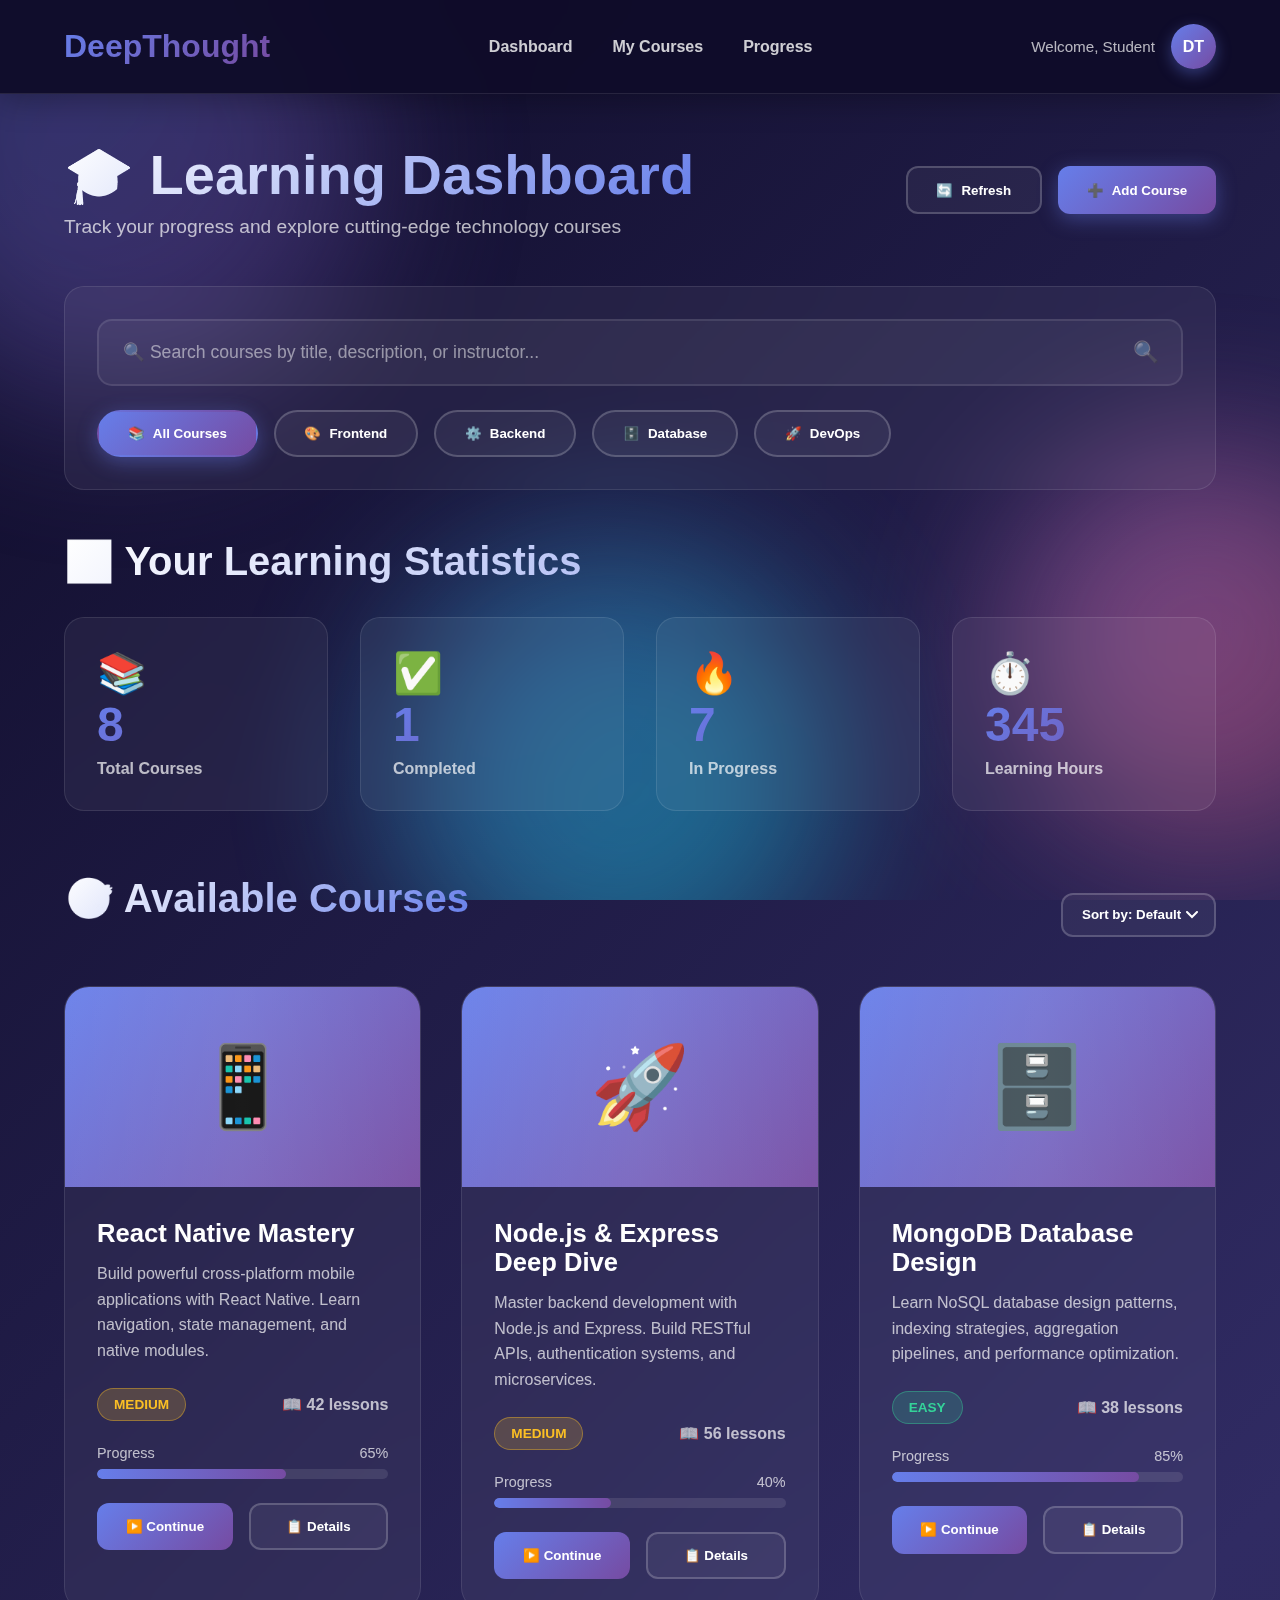
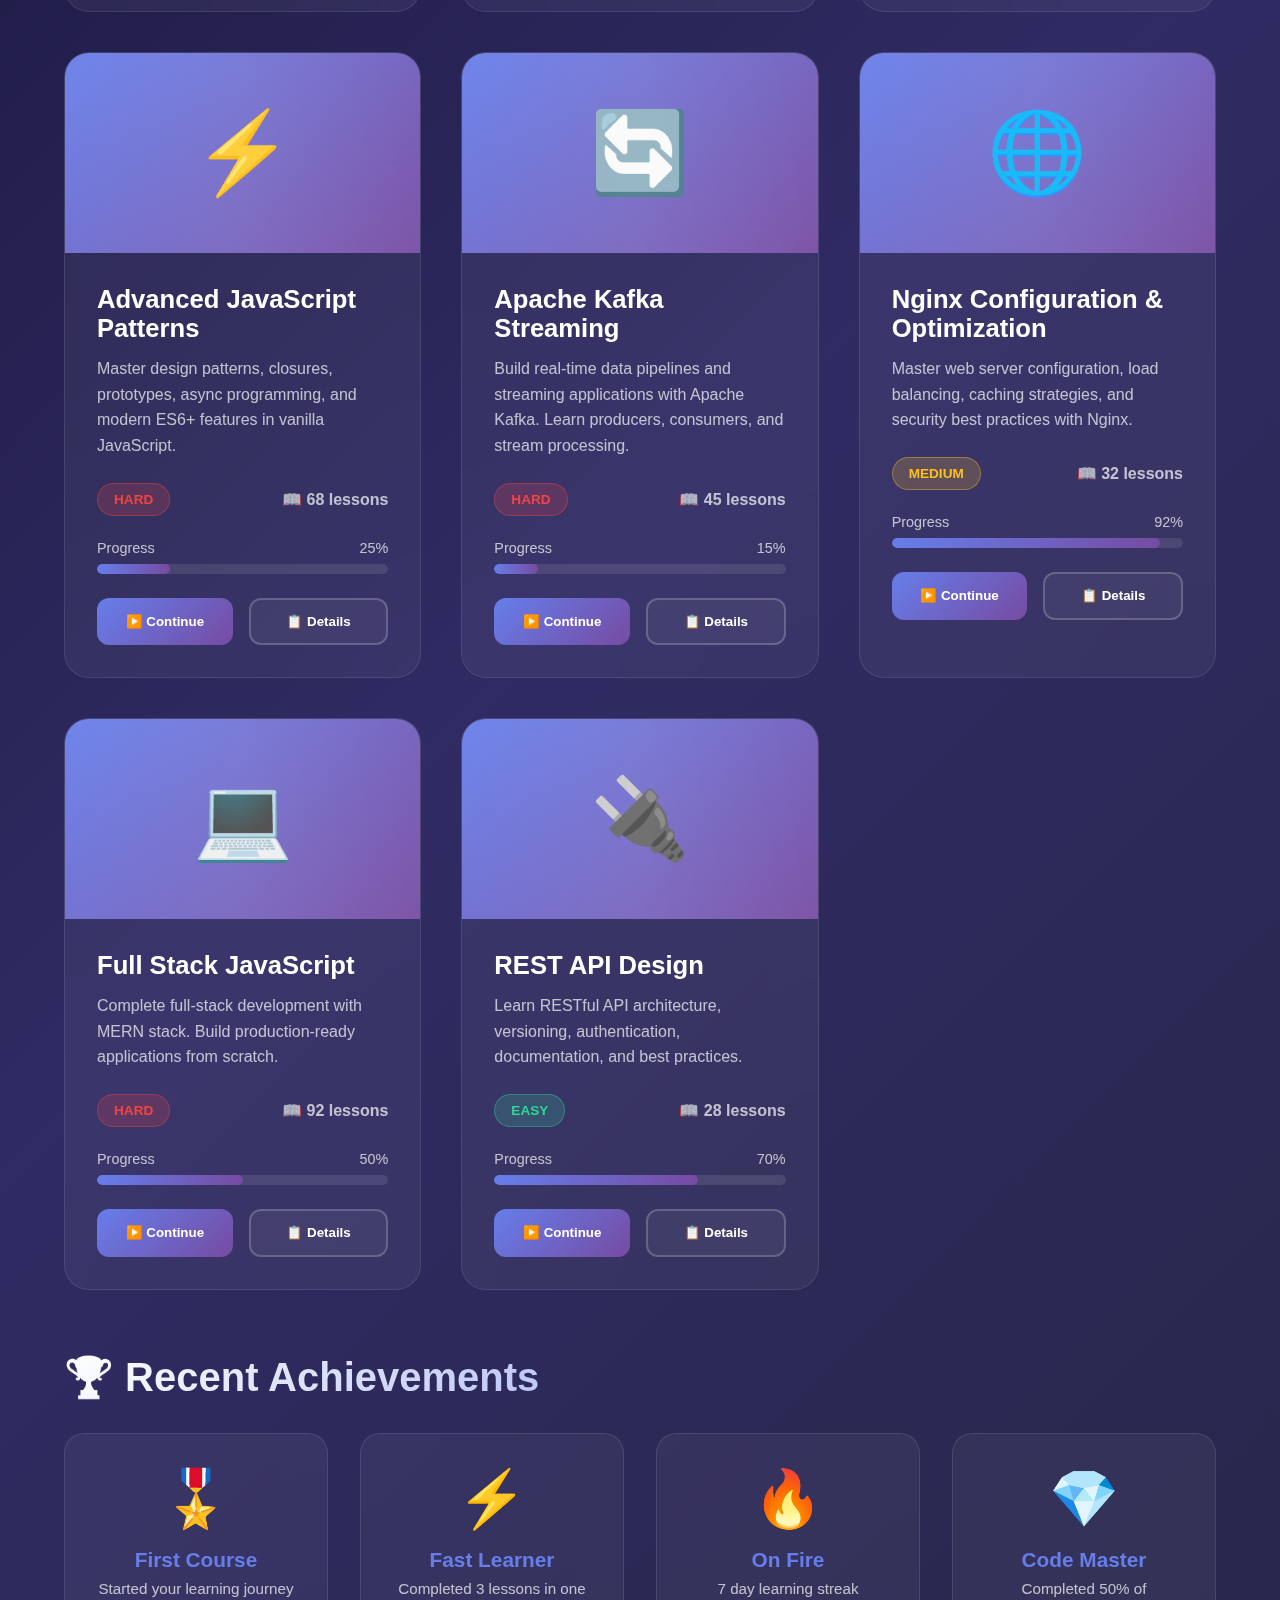
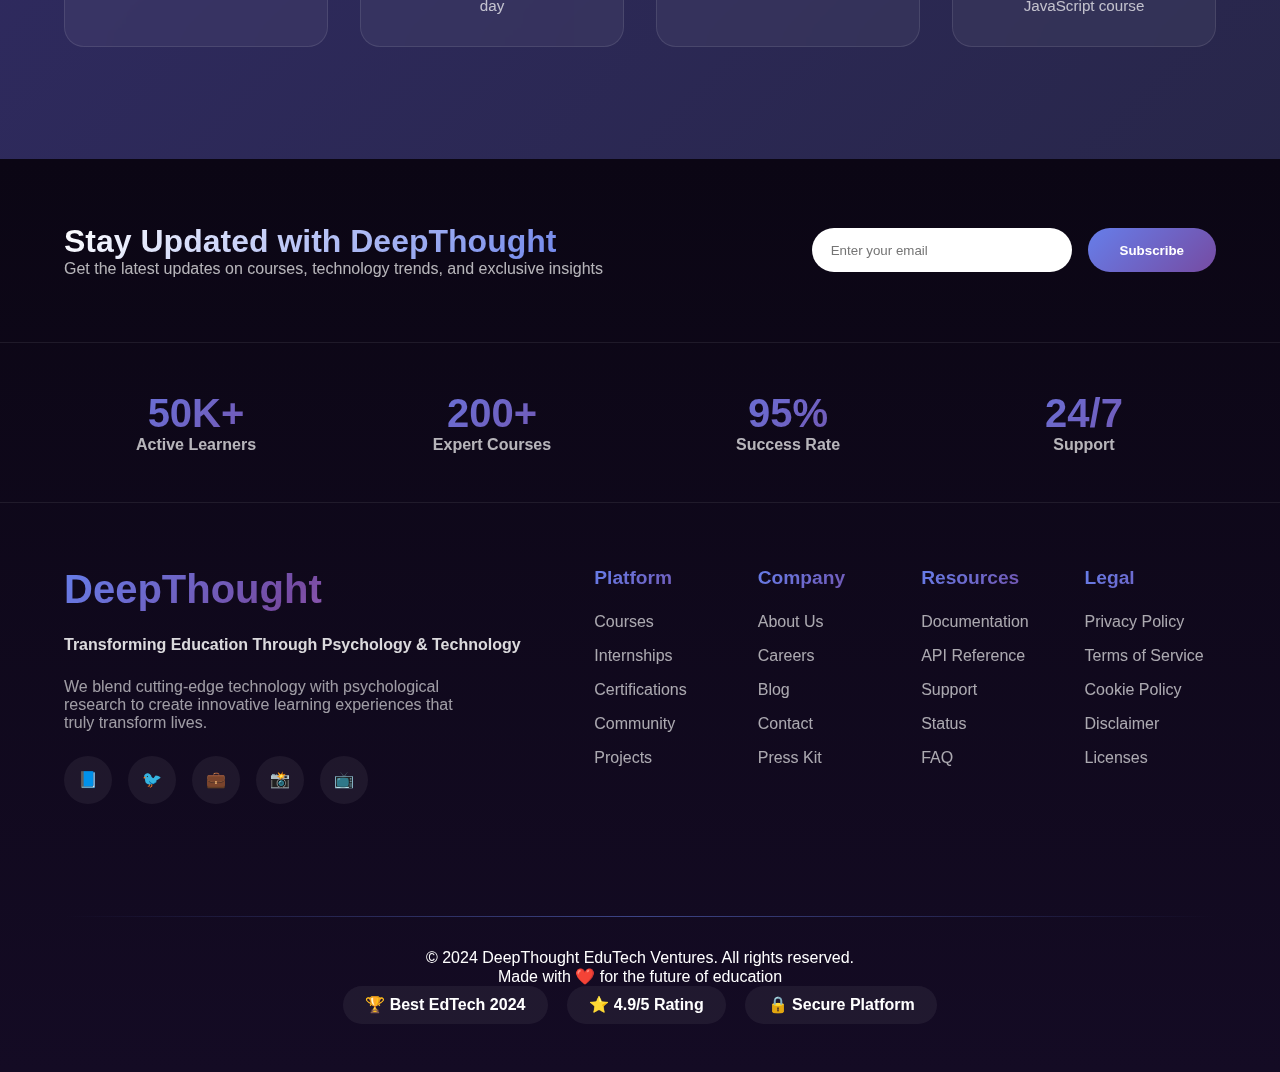
<file: Task 2/index.html>
<!DOCTYPE html>
<html lang="en">
<head>
    <meta charset="UTF-8">
    <meta name="viewport" content="width=device-width, initial-scale=1.0">
    <title>DeepThought - Dynamic Learning Dashboard</title>
    <link rel="stylesheet" href="style.css">
</head>
<body>

    <!-- Animated Background Orbs -->
    <div class="bg-orbs">
        <div class="orb orb1"></div>
        <div class="orb orb2"></div>
        <div class="orb orb3"></div>
    </div>

    <!-- Navigation Bar -->
    <nav class="navbar">
        <div class="nav-container">
            <div class="logo">DeepThought</div>
            <div class="nav-menu">
                <a href="#dashboard" class="nav-link">Dashboard</a>
                <a href="#courses" class="nav-link">My Courses</a>
                <a href="#progress" class="nav-link">Progress</a>
            </div>
            <div class="nav-user">
                <span class="user-name">Welcome, Student</span>
                <div class="user-avatar" title="Profile">DT</div>
            </div>
        </div>
    </nav>

    <!-- Main Dashboard Container -->
    <div class="container">

        <!-- Dashboard Header -->
        <div class="dashboard-header" id="dashboard">
            <div class="header-content">
                <h1>🎓 Learning Dashboard</h1>
                <p>Track your progress and explore cutting-edge technology courses</p>
            </div>
            <div class="header-actions">
                <button class="btn-action" id="btnRefresh">
                    <span>🔄</span> Refresh
                </button>
                <button class="btn-action btn-primary" id="btnAddCourse">
                    <span>➕</span> Add Course
                </button>
            </div>
        </div>

        <!-- Search and Filters Section -->
        <div class="controls">
            <div class="search-wrapper">
                <input 
                    type="text" 
                    class="search-bar" 
                    id="searchInput" 
                    placeholder="🔍 Search courses by title, description, or instructor..."
                >
                <span class="search-icon">🔍</span>
            </div>
            
            <div class="filters" id="filtersContainer">
                <button class="filter-btn active" data-filter="all">
                    <span>📚</span> All Courses
                </button>
                <button class="filter-btn" data-filter="frontend">
                    <span>🎨</span> Frontend
                </button>
                <button class="filter-btn" data-filter="backend">
                    <span>⚙️</span> Backend
                </button>
                <button class="filter-btn" data-filter="database">
                    <span>🗄️</span> Database
                </button>
                <button class="filter-btn" data-filter="devops">
                    <span>🚀</span> DevOps
                </button>
            </div>
        </div>

        <!-- Statistics Grid -->
        <div class="stats-section" id="progress">
            <h2 class="section-title">📊 Your Learning Statistics</h2>
            <div class="stats-grid" id="statsGrid"></div>
        </div>

        <!-- Courses Section -->
        <div class="courses-section" id="courses">
            <div class="section-header">
                <h2 class="section-title">🎯 Available Courses</h2>
                <div class="sort-dropdown">
                    <select id="sortCourses" class="sort-select">
                        <option value="default">Sort by: Default</option>
                        <option value="progress">Progress</option>
                        <option value="difficulty">Difficulty</option>
                        <option value="enrolled">Most Popular</option>
                    </select>
                </div>
            </div>
            <div class="courses-grid" id="coursesGrid"></div>
        </div>

        <!-- Achievement Section -->
        <div class="achievements-section">
            <h2 class="section-title">🏆 Recent Achievements</h2>
            <div class="achievements-grid">
                <div class="achievement-card">
                    <div class="achievement-icon">🎖️</div>
                    <h3>First Course</h3>
                    <p>Started your learning journey</p>
                </div>
                <div class="achievement-card">
                    <div class="achievement-icon">⚡</div>
                    <h3>Fast Learner</h3>
                    <p>Completed 3 lessons in one day</p>
                </div>
                <div class="achievement-card">
                    <div class="achievement-icon">🔥</div>
                    <h3>On Fire</h3>
                    <p>7 day learning streak</p>
                </div>
                <div class="achievement-card">
                    <div class="achievement-icon">💎</div>
                    <h3>Code Master</h3>
                    <p>Completed 50% of JavaScript course</p>
                </div>
            </div>
        </div>

    </div>

    <!-- Course Detail Modal -->
    <div class="modal" id="courseModal">
        <div class="modal-content">
            <span class="modal-close" id="modalClose">&times;</span>
            <div id="modalBody"></div>
        </div>
    </div>

    <!-- Enhanced Premium Footer (Same as Task 1) -->
    <footer class="footer">
        <div class="footer-content">
            
            <!-- Newsletter Section -->
            <div class="newsletter-section">
                <div class="newsletter-content">
                    <div class="newsletter-text">
                        <h3>Stay Updated with DeepThought</h3>
                        <p>Get the latest updates on courses, technology trends, and exclusive insights</p>
                    </div>
                    <div class="newsletter-form">
                        <input type="email" placeholder="Enter your email" class="newsletter-input" id="newsletterEmail">
                        <button class="newsletter-btn" id="newsletterBtn">Subscribe</button>
                    </div>
                </div>
            </div>

            <!-- Stats Section -->
            <div class="footer-stats">
                <div class="stat-item">
                    <div class="stat-value">50K+</div>
                    <div class="stat-label">Active Learners</div>
                </div>
                <div class="stat-item">
                    <div class="stat-value">200+</div>
                    <div class="stat-label">Expert Courses</div>
                </div>
                <div class="stat-item">
                    <div class="stat-value">95%</div>
                    <div class="stat-label">Success Rate</div>
                </div>
                <div class="stat-item">
                    <div class="stat-value">24/7</div>
                    <div class="stat-label">Support</div>
                </div>
            </div>

            <!-- Footer Main Content -->
            <div class="footer-top">
                <div class="footer-brand">
                    <div class="footer-logo">DeepThought</div>
                    <p class="footer-tagline">Transforming Education Through Psychology & Technology</p>
                    <p class="footer-description">
                        We blend cutting-edge technology with psychological research to create 
                        innovative learning experiences that truly transform lives.
                    </p>
                    <div class="footer-social">
                        <a href="#" class="social-link" title="Facebook">
                            <span class="social-icon">📘</span>
                        </a>
                        <a href="#" class="social-link" title="Twitter">
                            <span class="social-icon">🐦</span>
                        </a>
                        <a href="#" class="social-link" title="LinkedIn">
                            <span class="social-icon">💼</span>
                        </a>
                        <a href="#" class="social-link" title="Instagram">
                            <span class="social-icon">📸</span>
                        </a>
                        <a href="#" class="social-link" title="YouTube">
                            <span class="social-icon">📺</span>
                        </a>
                    </div>
                </div>

                <div class="footer-links">
                    <div class="footer-column">
                        <h4>Platform</h4>
                        <ul>
                            <li><a href="#">Courses</a></li>
                            <li><a href="#">Internships</a></li>
                            <li><a href="#">Certifications</a></li>
                            <li><a href="#">Community</a></li>
                            <li><a href="#">Projects</a></li>
                        </ul>
                    </div>

                    <div class="footer-column">
                        <h4>Company</h4>
                        <ul>
                            <li><a href="#">About Us</a></li>
                            <li><a href="#">Careers</a></li>
                            <li><a href="#">Blog</a></li>
                            <li><a href="#">Contact</a></li>
                            <li><a href="#">Press Kit</a></li>
                        </ul>
                    </div>

                    <div class="footer-column">
                        <h4>Resources</h4>
                        <ul>
                            <li><a href="#">Documentation</a></li>
                            <li><a href="#">API Reference</a></li>
                            <li><a href="#">Support</a></li>
                            <li><a href="#">Status</a></li>
                            <li><a href="#">FAQ</a></li>
                        </ul>
                    </div>

                    <div class="footer-column">
                        <h4>Legal</h4>
                        <ul>
                            <li><a href="#">Privacy Policy</a></li>
                            <li><a href="#">Terms of Service</a></li>
                            <li><a href="#">Cookie Policy</a></li>
                            <li><a href="#">Disclaimer</a></li>
                            <li><a href="#">Licenses</a></li>
                        </ul>
                    </div>
                </div>
            </div>

            <!-- Footer Bottom -->
            <div class="footer-bottom">
                <div class="footer-divider"></div>
                <div class="footer-copyright">
                    <p>&copy; 2024 DeepThought EduTech Ventures. All rights reserved.</p>
                    <p class="footer-love">Made with <span class="heart">❤️</span> for the future of education</p>
                </div>
                <div class="footer-badges">
                    <span class="badge">🏆 Best EdTech 2024</span>
                    <span class="badge">⭐ 4.9/5 Rating</span>
                    <span class="badge">🔒 Secure Platform</span>
                </div>
            </div>
        </div>
    </footer>

    <!-- External JavaScript -->
    <script src="script.js"></script>
</body>
</html>
</file>
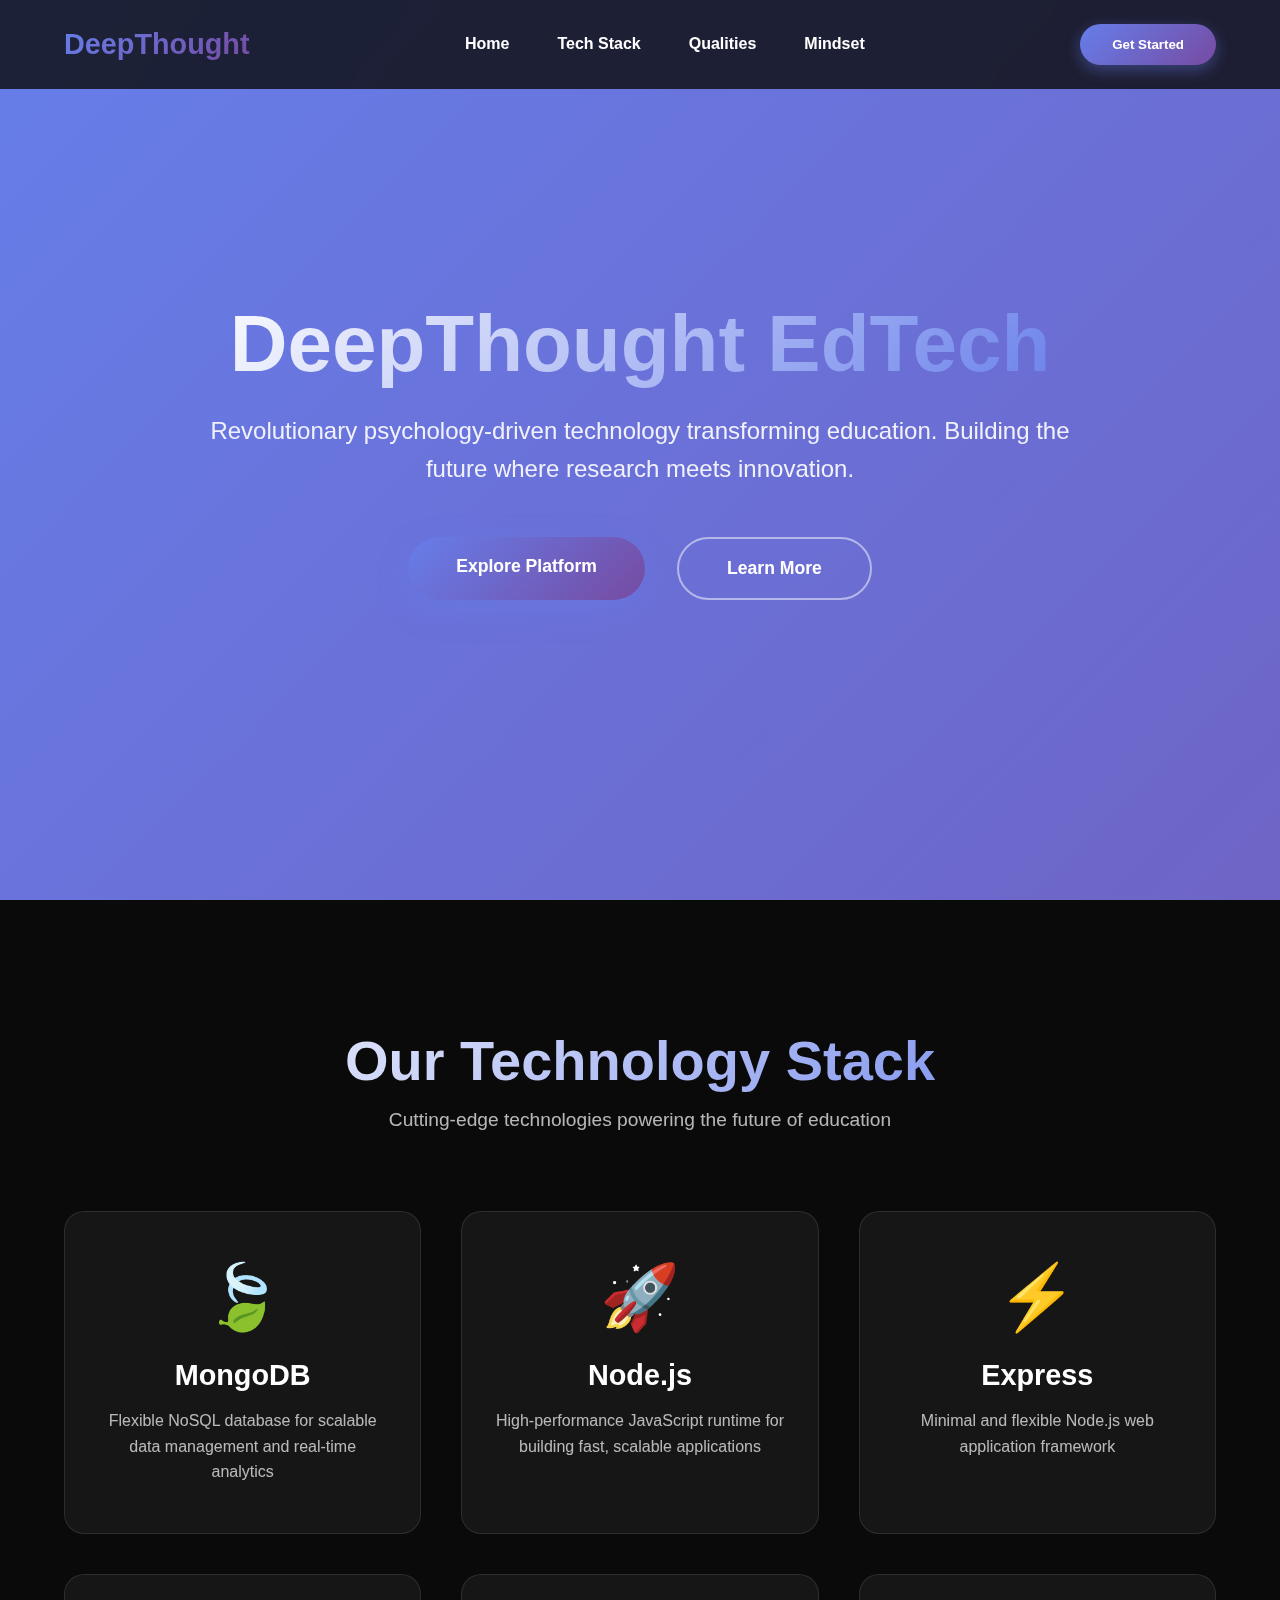
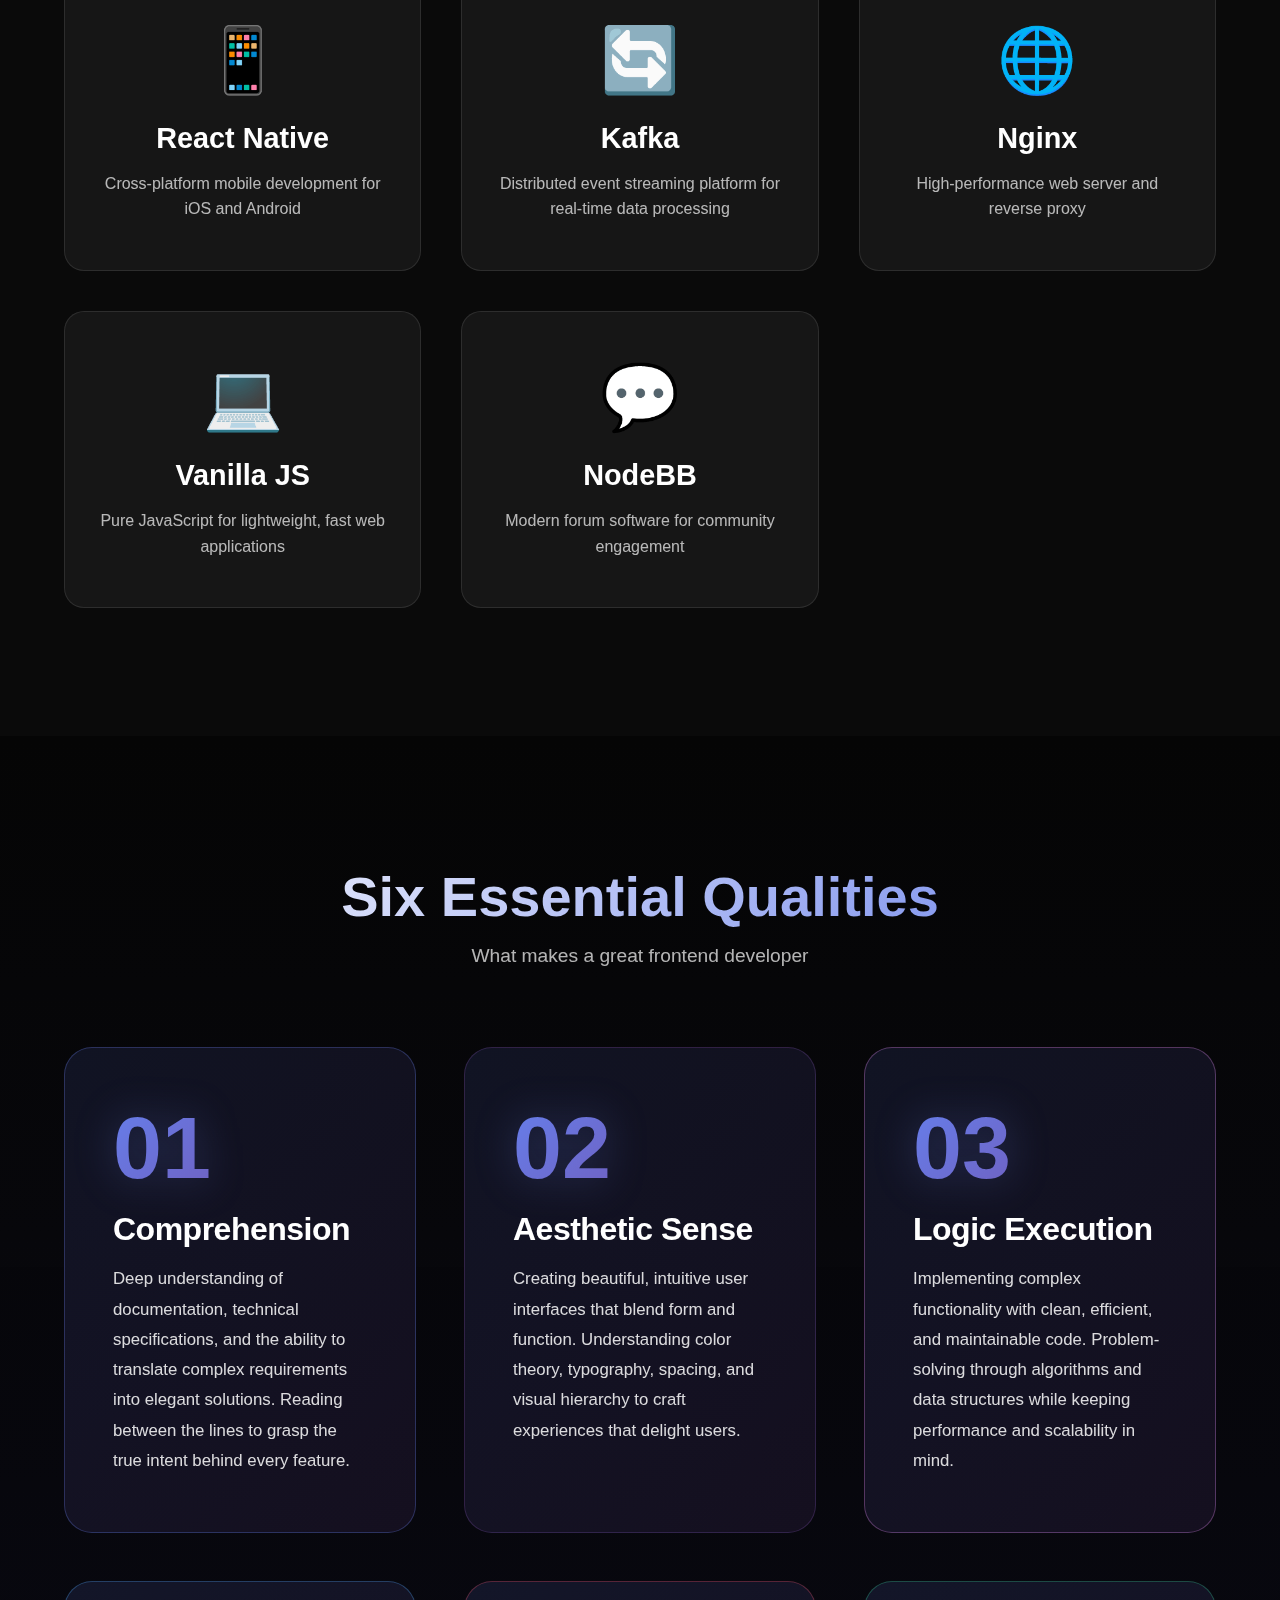
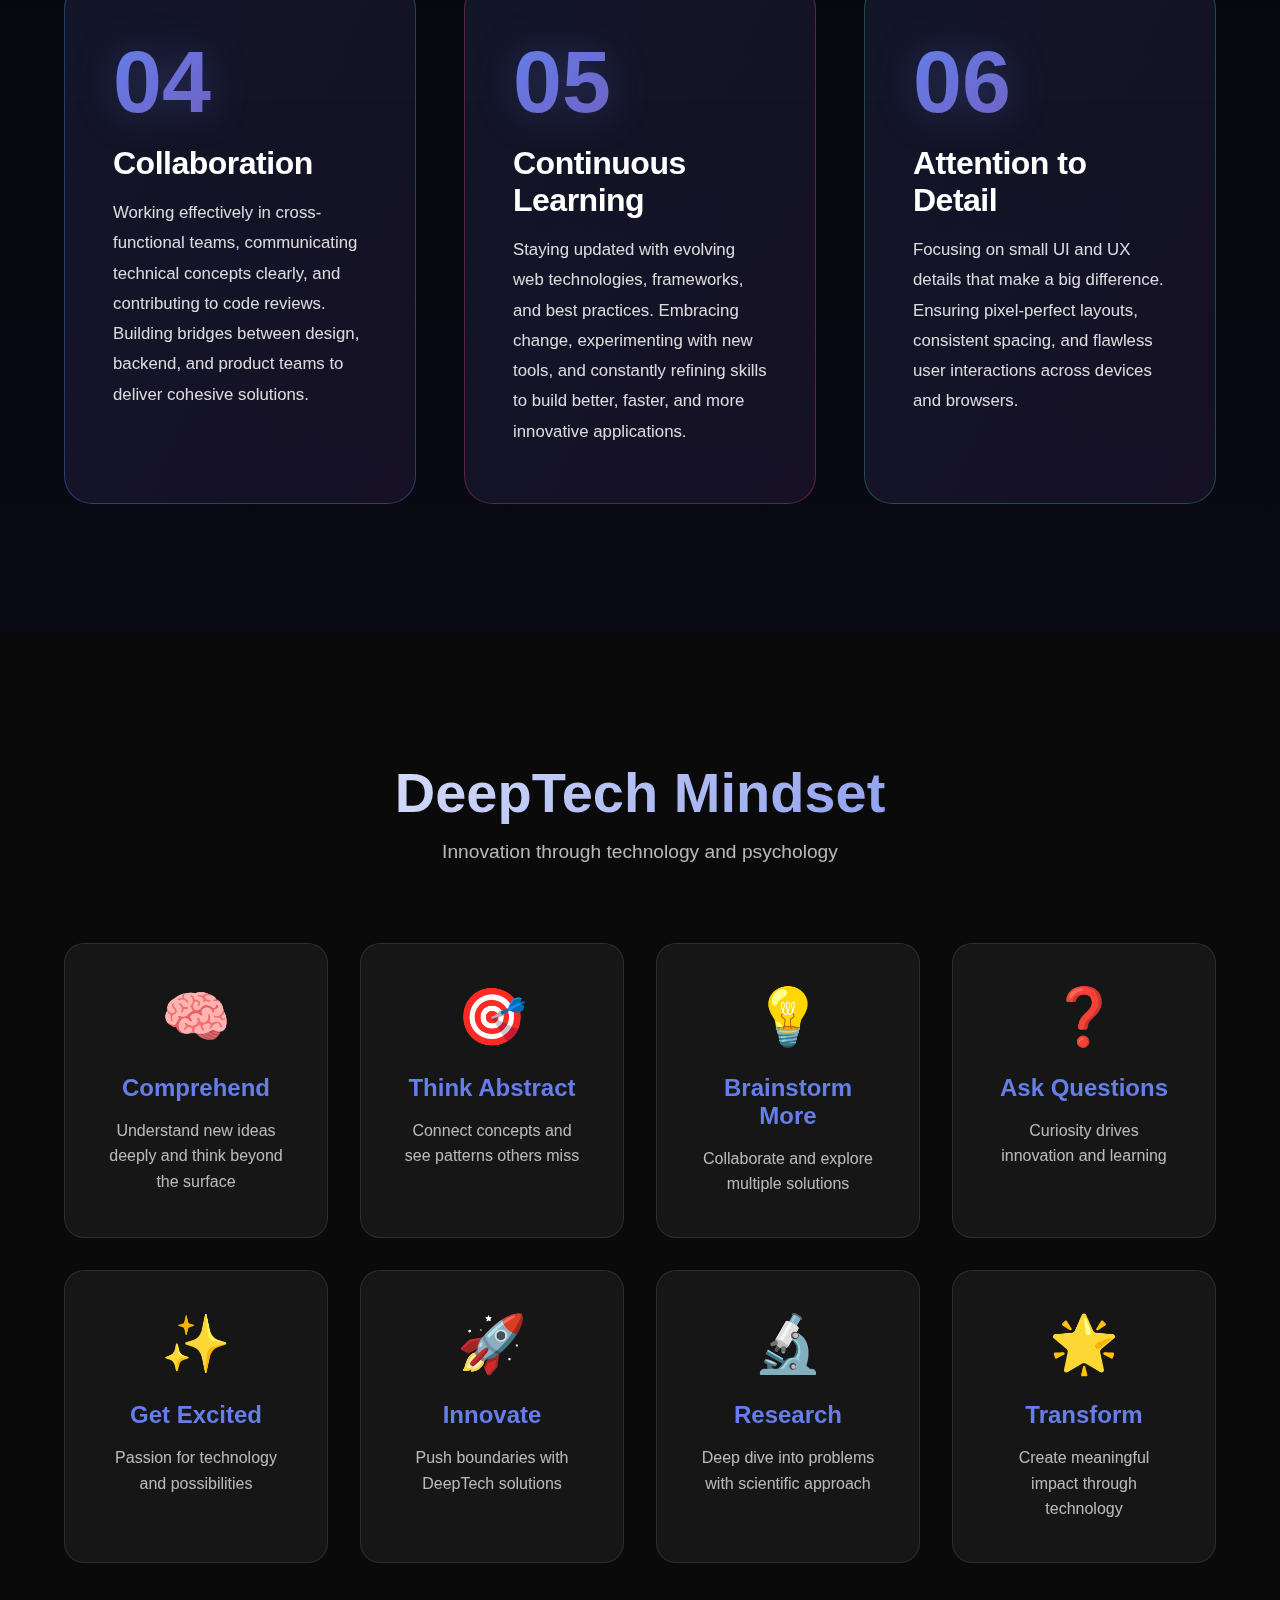
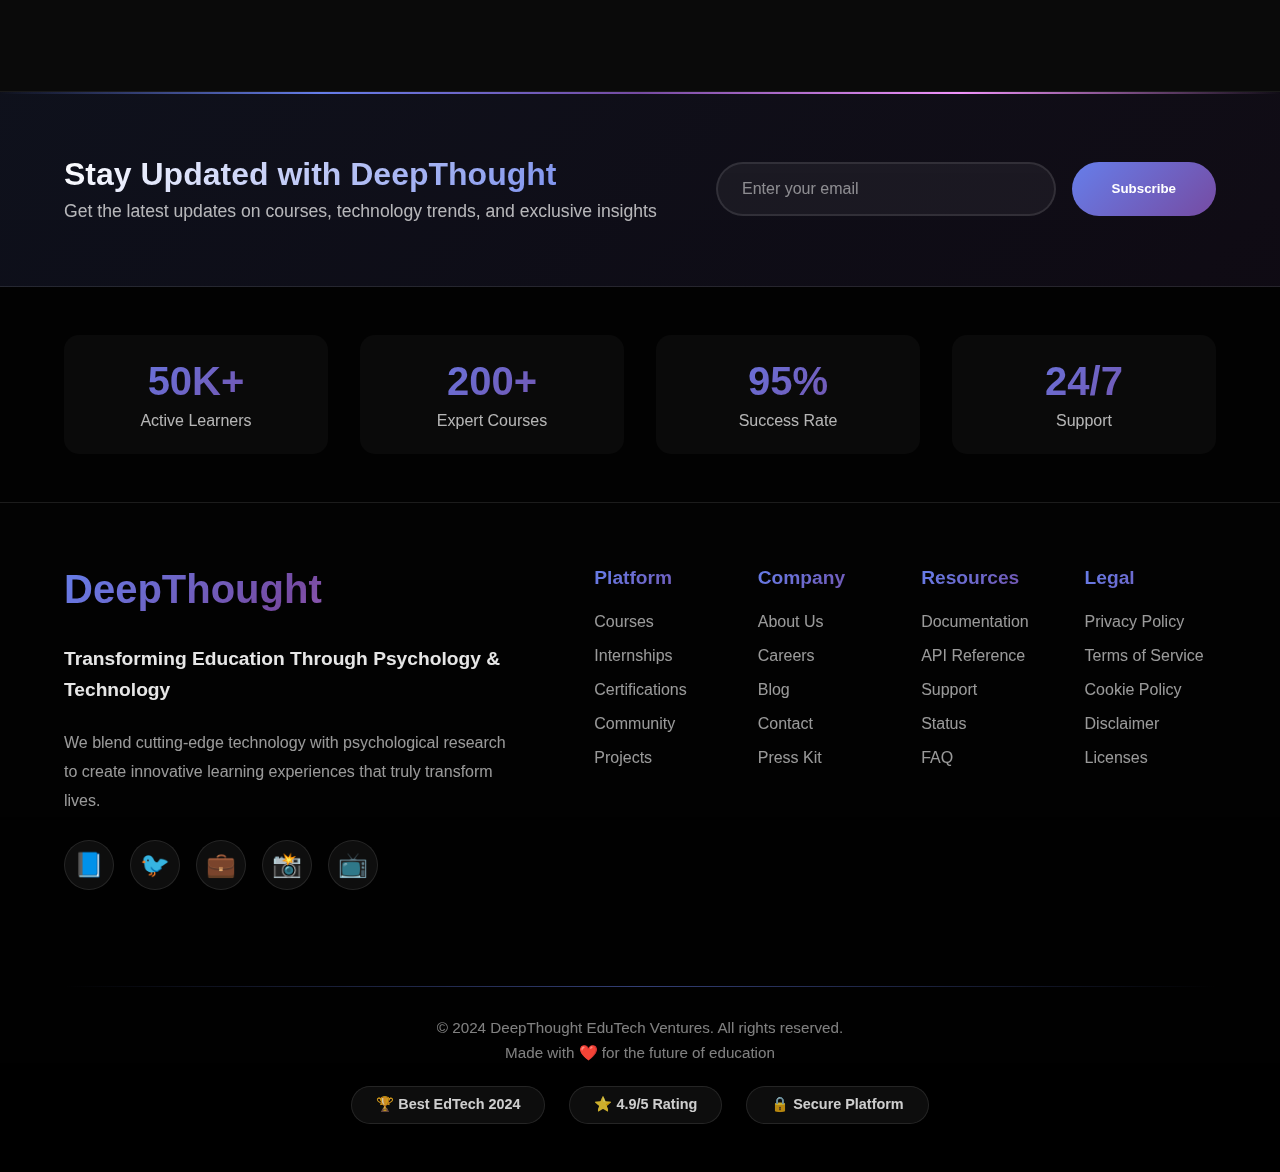
<file: Task1/index.html>
<!DOCTYPE html>
<html lang="en">
<head>
    <meta charset="UTF-8">
    <meta name="viewport" content="width=device-width, initial-scale=1.0">
    <title>DeepThought - Revolutionary EdTech Platform</title>
    <link rel="stylesheet" href="style.css">
</head>
<body>
    <!-- Animated Background -->
    <div class="animated-bg"></div>

    <!-- Navigation Bar -->
    <nav class="navbar" id="navbar">
        <div class="nav-container">
            <div class="logo">DeepThought</div>
            <ul class="nav-links">
                <li><a href="#home">Home</a></li>
                <li><a href="#tech">Tech Stack</a></li>
                <li><a href="#qualities">Qualities</a></li>
                <li><a href="#mindset">Mindset</a></li>
            </ul>
            <button class="cta-nav">Get Started</button>
            <div class="mobile-menu-btn">
                <span></span>
                <span></span>
                <span></span>
            </div>
        </div>
    </nav>

    <!-- Hero Section -->
    <section class="hero" id="home">
        <div class="hero-content">
            <h1>DeepThought EdTech</h1>
            <p class="hero-subtitle">
                Revolutionary psychology-driven technology transforming education. 
                Building the future where research meets innovation.
            </p>
            <div class="hero-buttons">
                <a href="#tech" class="btn-primary">Explore Platform</a>
                <a href="#qualities" class="btn-secondary">Learn More</a>
            </div>
        </div>
    </section>

    <!-- Tech Stack Section -->
    <section class="section" id="tech">
        <h2 class="section-title">Our Technology Stack</h2>
        <p class="section-subtitle">Cutting-edge technologies powering the future of education</p>
        
        <div class="tech-grid">
            <div class="tech-card">
                <span class="tech-icon">🍃</span>
                <h3>MongoDB</h3>
                <p>Flexible NoSQL database for scalable data management and real-time analytics</p>
            </div>
            
            <div class="tech-card">
                <span class="tech-icon">🚀</span>
                <h3>Node.js</h3>
                <p>High-performance JavaScript runtime for building fast, scalable applications</p>
            </div>
            
            <div class="tech-card">
                <span class="tech-icon">⚡</span>
                <h3>Express</h3>
                <p>Minimal and flexible Node.js web application framework</p>
            </div>
            
            <div class="tech-card">
                <span class="tech-icon">📱</span>
                <h3>React Native</h3>
                <p>Cross-platform mobile development for iOS and Android</p>
            </div>
            
            <div class="tech-card">
                <span class="tech-icon">🔄</span>
                <h3>Kafka</h3>
                <p>Distributed event streaming platform for real-time data processing</p>
            </div>
            
            <div class="tech-card">
                <span class="tech-icon">🌐</span>
                <h3>Nginx</h3>
                <p>High-performance web server and reverse proxy</p>
            </div>
            
            <div class="tech-card">
                <span class="tech-icon">💻</span>
                <h3>Vanilla JS</h3>
                <p>Pure JavaScript for lightweight, fast web applications</p>
            </div>
            
            <div class="tech-card">
                <span class="tech-icon">💬</span>
                <h3>NodeBB</h3>
                <p>Modern forum software for community engagement</p>
            </div>
        </div>
    </section>

   <!-- Six Essential Qualities Section -->
<section class="section qualities-section" id="qualities">
    <h2 class="section-title">Six Essential Qualities</h2>
    <p class="section-subtitle">What makes a great frontend developer</p>
    
    <div class="qualities-grid">
        <div class="quality-card">
            <div class="quality-number">01</div>
            <h3>Comprehension</h3>
            <p>
                Deep understanding of documentation, technical specifications, and the ability 
                to translate complex requirements into elegant solutions. Reading between the 
                lines to grasp the true intent behind every feature.
            </p>
        </div>
        
        <div class="quality-card">
            <div class="quality-number">02</div>
            <h3>Aesthetic Sense</h3>
            <p>
                Creating beautiful, intuitive user interfaces that blend form and function. 
                Understanding color theory, typography, spacing, and visual hierarchy to 
                craft experiences that delight users.
            </p>
        </div>
        
        <div class="quality-card">
            <div class="quality-number">03</div>
            <h3>Logic Execution</h3>
            <p>
                Implementing complex functionality with clean, efficient, and maintainable code. 
                Problem-solving through algorithms and data structures while keeping performance 
                and scalability in mind.
            </p>
        </div>

        <div class="quality-card">
            <div class="quality-number">04</div>
            <h3>Collaboration</h3>
            <p>
                Working effectively in cross-functional teams, communicating technical concepts 
                clearly, and contributing to code reviews. Building bridges between design, 
                backend, and product teams to deliver cohesive solutions.
            </p>
        </div>

        <div class="quality-card">
            <div class="quality-number">05</div>
            <h3>Continuous Learning</h3>
            <p>
                Staying updated with evolving web technologies, frameworks, and best practices. 
                Embracing change, experimenting with new tools, and constantly refining skills 
                to build better, faster, and more innovative applications.
            </p>
        </div>

        <div class="quality-card">
            <div class="quality-number">06</div>
            <h3>Attention to Detail</h3>
            <p>
                Focusing on small UI and UX details that make a big difference. 
                Ensuring pixel-perfect layouts, consistent spacing, and flawless 
                user interactions across devices and browsers.
            </p>
        </div>
    </div>
</section>

    <!-- DeepTech Mindset Section - Now with 8 cards -->
    <section class="section" id="mindset">
        <h2 class="section-title">DeepTech Mindset</h2>
        <p class="section-subtitle">Innovation through technology and psychology</p>
        
        <div class="mindset-grid">
            <div class="mindset-card">
                <span class="mindset-icon">🧠</span>
                <h3>Comprehend</h3>
                <p>Understand new ideas deeply and think beyond the surface</p>
            </div>
            
            <div class="mindset-card">
                <span class="mindset-icon">🎯</span>
                <h3>Think Abstract</h3>
                <p>Connect concepts and see patterns others miss</p>
            </div>
            
            <div class="mindset-card">
                <span class="mindset-icon">💡</span>
                <h3>Brainstorm More</h3>
                <p>Collaborate and explore multiple solutions</p>
            </div>
            
            <div class="mindset-card">
                <span class="mindset-icon">❓</span>
                <h3>Ask Questions</h3>
                <p>Curiosity drives innovation and learning</p>
            </div>
            
            <div class="mindset-card">
                <span class="mindset-icon">✨</span>
                <h3>Get Excited</h3>
                <p>Passion for technology and possibilities</p>
            </div>
            
            <div class="mindset-card">
                <span class="mindset-icon">🚀</span>
                <h3>Innovate</h3>
                <p>Push boundaries with DeepTech solutions</p>
            </div>

            <!-- NEW CARDS -->
            <div class="mindset-card">
                <span class="mindset-icon">🔬</span>
                <h3>Research</h3>
                <p>Deep dive into problems with scientific approach</p>
            </div>

            <div class="mindset-card">
                <span class="mindset-icon">🌟</span>
                <h3>Transform</h3>
                <p>Create meaningful impact through technology</p>
            </div>
        </div>
    </section>

    <!-- Enhanced Premium Footer -->
    <footer class="footer">
        <div class="footer-content">
            <!-- Newsletter Section -->
            <div class="newsletter-section">
                <div class="newsletter-content">
                    <div class="newsletter-text">
                        <h3>Stay Updated with DeepThought</h3>
                        <p>Get the latest updates on courses, technology trends, and exclusive insights</p>
                    </div>
                    <div class="newsletter-form">
                        <input type="email" placeholder="Enter your email" class="newsletter-input">
                        <button class="newsletter-btn">Subscribe</button>
                    </div>
                </div>
            </div>

            <!-- Stats Section -->
            <div class="footer-stats">
                <div class="stat-item">
                    <div class="stat-value">50K+</div>
                    <div class="stat-label">Active Learners</div>
                </div>
                <div class="stat-item">
                    <div class="stat-value">200+</div>
                    <div class="stat-label">Expert Courses</div>
                </div>
                <div class="stat-item">
                    <div class="stat-value">95%</div>
                    <div class="stat-label">Success Rate</div>
                </div>
                <div class="stat-item">
                    <div class="stat-value">24/7</div>
                    <div class="stat-label">Support</div>
                </div>
            </div>

            <div class="footer-top">
                <div class="footer-brand">
                    <div class="footer-logo">DeepThought</div>
                    <p class="footer-tagline">Transforming Education Through Psychology & Technology</p>
                    <p class="footer-description">
                        We blend cutting-edge technology with psychological research to create 
                        innovative learning experiences that truly transform lives.
                    </p>
                    <div class="footer-social">
                        <a href="#" class="social-link" title="Facebook">
                            <span class="social-icon">📘</span>
                        </a>
                        <a href="#" class="social-link" title="Twitter">
                            <span class="social-icon">🐦</span>
                        </a>
                        <a href="#" class="social-link" title="LinkedIn">
                            <span class="social-icon">💼</span>
                        </a>
                        <a href="#" class="social-link" title="Instagram">
                            <span class="social-icon">📸</span>
                        </a>
                        <a href="#" class="social-link" title="YouTube">
                            <span class="social-icon">📺</span>
                        </a>
                    </div>
                </div>

                <div class="footer-links">
                    <div class="footer-column">
                        <h4>Platform</h4>
                        <ul>
                            <li><a href="#">Courses</a></li>
                            <li><a href="#">Internships</a></li>
                            <li><a href="#">Certifications</a></li>
                            <li><a href="#">Community</a></li>
                            <li><a href="#">Projects</a></li>
                        </ul>
                    </div>

                    <div class="footer-column">
                        <h4>Company</h4>
                        <ul>
                            <li><a href="#">About Us</a></li>
                            <li><a href="#">Careers</a></li>
                            <li><a href="#">Blog</a></li>
                            <li><a href="#">Contact</a></li>
                            <li><a href="#">Press Kit</a></li>
                        </ul>
                    </div>

                    <div class="footer-column">
                        <h4>Resources</h4>
                        <ul>
                            <li><a href="#">Documentation</a></li>
                            <li><a href="#">API Reference</a></li>
                            <li><a href="#">Support</a></li>
                            <li><a href="#">Status</a></li>
                            <li><a href="#">FAQ</a></li>
                        </ul>
                    </div>

                    <div class="footer-column">
                        <h4>Legal</h4>
                        <ul>
                            <li><a href="#">Privacy Policy</a></li>
                            <li><a href="#">Terms of Service</a></li>
                            <li><a href="#">Cookie Policy</a></li>
                            <li><a href="#">Disclaimer</a></li>
                            <li><a href="#">Licenses</a></li>
                        </ul>
                    </div>
                </div>
            </div>

            <div class="footer-bottom">
                <div class="footer-divider"></div>
                <div class="footer-copyright">
                    <p>&copy; 2024 DeepThought EduTech Ventures. All rights reserved.</p>
                    <p class="footer-love">Made with <span class="heart">❤️</span> for the future of education</p>
                </div>
                <div class="footer-badges">
                    <span class="badge">🏆 Best EdTech 2024</span>
                    <span class="badge">⭐ 4.9/5 Rating</span>
                    <span class="badge">🔒 Secure Platform</span>
                </div>
            </div>
        </div>
    </footer>

    <script src="script.js"></script>
</body>
</html>
</file>
<file: Task 2/style.css>
* {
    margin: 0;
    padding: 0;
    box-sizing: border-box;
}

body {
    font-family: 'Inter', 'Segoe UI', sans-serif;
    background: linear-gradient(135deg, #0f0c29, #302b63, #24243e);
    min-height: 100vh;
    color: #ffffff;
    overflow-x: hidden;
}

/* ================= ANIMATED BACKGROUND ================= */
.bg-orbs {
    position: fixed;
    top: 0;
    left: 0;
    width: 100%;
    height: 100%;
    overflow: hidden;
    z-index: -1;
}

.orb {
    position: absolute;
    border-radius: 50%;
    filter: blur(80px);
    opacity: 0.4;
    animation: float 25s infinite ease-in-out;
}

.orb1 {
    width: 500px;
    height: 500px;
    background: linear-gradient(135deg, #667eea, #764ba2);
    top: -10%;
    left: -10%;
    animation-delay: 0s;
}

.orb2 {
    width: 400px;
    height: 400px;
    background: linear-gradient(135deg, #f093fb, #f5576c);
    top: 50%;
    right: -10%;
    animation-delay: 8s;
}

.orb3 {
    width: 450px;
    height: 450px;
    background: linear-gradient(135deg, #4facfe, #00f2fe);
    bottom: -10%;
    left: 30%;
    animation-delay: 15s;
}

@keyframes float {
    0%, 100% { transform: translate(0, 0) scale(1); }
    25% { transform: translate(80px, 80px) scale(1.1); }
    50% { transform: translate(-50px, 120px) scale(0.9); }
    75% { transform: translate(60px, -60px) scale(1.05); }
}

/* ================= NAVIGATION ================= */
.navbar {
    background: rgba(15, 12, 41, 0.95);
    backdrop-filter: blur(20px);
    padding: 1.5rem 5%;
    border-bottom: 1px solid rgba(255, 255, 255, 0.1);
    position: sticky;
    top: 0;
    z-index: 100;
    box-shadow: 0 5px 30px rgba(0, 0, 0, 0.3);
}

.nav-container {
    max-width: 1600px;
    margin: 0 auto;
    display: flex;
    justify-content: space-between;
    align-items: center;
    gap: 2rem;
}

.logo {
    font-size: 2rem;
    font-weight: 800;
    background: linear-gradient(135deg, #667eea, #764ba2);
    -webkit-background-clip: text;
    background-clip: text;
    -webkit-text-fill-color: transparent;
    cursor: pointer;
    transition: transform 0.3s ease;
}

.logo:hover {
    transform: scale(1.05);
}

.nav-menu {
    display: flex;
    gap: 2.5rem;
    align-items: center;
}

.nav-link {
    color: rgba(255, 255, 255, 0.8);
    text-decoration: none;
    font-weight: 600;
    font-size: 1rem;
    transition: color 0.3s ease;
    position: relative;
}

.nav-link::after {
    content: '';
    position: absolute;
    bottom: -5px;
    left: 0;
    width: 0;
    height: 2px;
    background: linear-gradient(90deg, #667eea, #764ba2);
    transition: width 0.3s ease;
}

.nav-link:hover {
    color: #667eea;
}

.nav-link:hover::after {
    width: 100%;
}

.nav-user {
    display: flex;
    align-items: center;
    gap: 1rem;
}

.user-name {
    color: rgba(255, 255, 255, 0.7);
    font-size: 0.95rem;
    font-weight: 500;
}

.user-avatar {
    width: 45px;
    height: 45px;
    border-radius: 50%;
    background: linear-gradient(135deg, #667eea, #764ba2);
    display: flex;
    align-items: center;
    justify-content: center;
    font-weight: 700;
    cursor: pointer;
    transition: all 0.3s ease;
    box-shadow: 0 5px 15px rgba(102, 126, 234, 0.4);
}

.user-avatar:hover {
    transform: scale(1.1);
    box-shadow: 0 8px 25px rgba(102, 126, 234, 0.6);
}

/* ================= MAIN CONTAINER ================= */
.container {
    max-width: 1600px;
    margin: 0 auto;
    padding: 3rem 5%;
}

/* ================= DASHBOARD HEADER ================= */
.dashboard-header {
    margin-bottom: 3rem;
    animation: fadeInDown 0.8s ease;
    display: flex;
    justify-content: space-between;
    align-items: center;
    flex-wrap: wrap;
    gap: 2rem;
}
.header-content h1 {
    font-size: 3.5rem;
    font-weight: 900;
    margin-bottom: 0.5rem;
    background: linear-gradient(135deg, #ffffff, #667eea);
    -webkit-background-clip: text;
    background-clip: text;
    -webkit-text-fill-color: transparent;
}


.header-content p {
    color: rgba(255, 255, 255, 0.7);
    font-size: 1.2rem;
}

.header-actions {
    display: flex;
    gap: 1rem;
}

.btn-action {
    padding: 0.9rem 1.8rem;
    background: rgba(255, 255, 255, 0.05);
    border: 2px solid rgba(255, 255, 255, 0.2);
    border-radius: 12px;
    color: white;
    font-weight: 600;
    cursor: pointer;
    transition: all 0.3s ease;
    display: flex;
    align-items: center;
    gap: 0.5rem;
}

.btn-action:hover {
    background: rgba(255, 255, 255, 0.1);
    transform: translateY(-2px);
}

.btn-action.btn-primary {
    background: linear-gradient(135deg, #667eea, #764ba2);
    border: none;
    box-shadow: 0 5px 20px rgba(102, 126, 234, 0.4);
}

.btn-action.btn-primary:hover {
    box-shadow: 0 8px 30px rgba(102, 126, 234, 0.6);
}

/* ================= SEARCH AND FILTERS ================= */
.controls {
    background: rgba(255, 255, 255, 0.05);
    backdrop-filter: blur(20px);
    border: 1px solid rgba(255, 255, 255, 0.1);
    border-radius: 20px;
    padding: 2rem;
    margin-bottom: 3rem;
    animation: fadeInUp 0.8s ease 0.2s backwards;
}

.search-wrapper {
    position: relative;
    margin-bottom: 1.5rem;
}

.search-bar {
    width: 100%;
    padding: 1.3rem 3rem 1.3rem 1.5rem;
    background: rgba(255, 255, 255, 0.05);
    border: 2px solid rgba(255, 255, 255, 0.1);
    border-radius: 15px;
    color: white;
    font-size: 1.1rem;
    transition: all 0.3s ease;
}

.search-bar:focus {
    outline: none;
    border-color: #667eea;
    background: rgba(255, 255, 255, 0.1);
    box-shadow: 0 0 30px rgba(102, 126, 234, 0.3);
}

.search-bar::placeholder {
    color: rgba(255, 255, 255, 0.5);
}

.search-icon {
    position: absolute;
    right: 1.5rem;
    top: 50%;
    transform: translateY(-50%);
    font-size: 1.3rem;
    opacity: 0.5;
}

.filters {
    display: flex;
    gap: 1rem;
    flex-wrap: wrap;
}

.filter-btn {
    padding: 0.9rem 1.8rem;
    background: rgba(255, 255, 255, 0.05);
    border: 2px solid rgba(255, 255, 255, 0.2);
    border-radius: 50px;
    color: white;
    font-weight: 600;
    cursor: pointer;
    transition: all 0.3s ease;
    position: relative;
    overflow: hidden;
    display: flex;
    align-items: center;
    gap: 0.5rem;
}

.filter-btn::before {
    content: '';
    position: absolute;
    top: 0;
    left: -100%;
    width: 100%;
    height: 100%;
    background: linear-gradient(90deg, transparent, rgba(255, 255, 255, 0.2), transparent);
    transition: left 0.5s ease;
}

.filter-btn:hover::before {
    left: 100%;
}

.filter-btn:hover {
    border-color: #667eea;
    transform: translateY(-2px);
}

.filter-btn.active {
    background: linear-gradient(135deg, #667eea, #764ba2);
    border-color: transparent;
    box-shadow: 0 5px 20px rgba(102, 126, 234, 0.4);
}

/* ================= STATISTICS SECTION ================= */
.stats-section {
    margin-bottom: 4rem;
}

.section-title {
    font-size: 2.5rem;
    font-weight: 800;
    margin-bottom: 2rem;
    background: linear-gradient(135deg, #ffffff, #667eea);
    -webkit-background-clip: text;
    background-clip: text;
    -webkit-text-fill-color: transparent;
}

.stats-grid {
    display: grid;
    grid-template-columns: repeat(auto-fit, minmax(250px, 1fr));
    gap: 2rem;
    margin-bottom: 3rem;
}

.stat-card {
    background: rgba(255, 255, 255, 0.05);
    backdrop-filter: blur(20px);
    border: 1px solid rgba(255, 255, 255, 0.1);
    border-radius: 20px;
    padding: 2rem;
    transition: all 0.4s ease;
    cursor: pointer;
    position: relative;
    overflow: hidden;
    animation: fadeInUp 0.8s ease backwards;
}

.stat-card::before {
    content: '';
    position: absolute;
    top: -50%;
    right: -50%;
    width: 200%;
    height: 200%;
    background: radial-gradient(circle, rgba(102, 126, 234, 0.2), transparent);
    opacity: 0;
    transition: opacity 0.4s ease;
}

.stat-card:hover::before {
    opacity: 1;
}

.stat-card:hover {
    transform: translateY(-10px);
    border-color: rgba(102, 126, 234, 0.5);
    box-shadow: 0 15px 40px rgba(102, 126, 234, 0.3);
}

.stat-card:nth-child(1) { animation-delay: 0.3s; }
.stat-card:nth-child(2) { animation-delay: 0.4s; }
.stat-card:nth-child(3) { animation-delay: 0.5s; }
.stat-card:nth-child(4) { animation-delay: 0.6s; }

.stat-icon {
    font-size: 2.5rem;
}

.stat-number {
    font-size: 3rem;
    font-weight: 900;
    background: linear-gradient(135deg, #667eea, #764ba2);
    -webkit-background-clip: text;
    background-clip: text;
    -webkit-text-fill-color: transparent;
    margin-bottom: 0.5rem;
}

.stat-label {
    color: rgba(255, 255, 255, 0.7);
    font-size: 1rem;
    font-weight: 600;
}

/* ================= COURSES SECTION ================= */
.courses-section {
    margin-bottom: 4rem;
}

.section-header {
    display: flex;
    justify-content: space-between;
    align-items: center;
    margin-bottom: 2rem;
    flex-wrap: wrap;
    gap: 1rem;
}

.sort-dropdown {
    position: relative;
}

.sort-select {
    padding: 0.8rem 2rem 0.8rem 1.2rem;
    background: rgba(255, 255, 255, 0.05);
    border: 2px solid rgba(255, 255, 255, 0.2);
    border-radius: 12px;
    color: white;
    font-weight: 600;
    cursor: pointer;
    transition: all 0.3s ease;
    appearance: none;
    background-image: url("data:image/svg+xml,%3Csvg width='12' height='8' viewBox='0 0 12 8' fill='none' xmlns='http://www.w3.org/2000/svg'%3E%3Cpath d='M1 1L6 6L11 1' stroke='white' stroke-width='2' stroke-linecap='round'/%3E%3C/svg%3E");
    background-repeat: no-repeat;
    background-position: right 1rem center;
}

.sort-select:hover {
    border-color: #667eea;
}

.sort-select option {
    background: #1a1a2e;
    color: white;
}

.courses-grid {
    display: grid;
    grid-template-columns: repeat(auto-fill, minmax(350px, 1fr));
    gap: 2.5rem;
}

.course-card {
    background: rgba(255, 255, 255, 0.05);
    backdrop-filter: blur(20px);
    border: 1px solid rgba(255, 255, 255, 0.1);
    border-radius: 25px;
    overflow: hidden;
    cursor: pointer;
    transition: all 0.4s cubic-bezier(0.175, 0.885, 0.32, 1.275);
    position: relative;
    animation: fadeInUp 0.8s ease backwards;
}

.course-card:hover {
    transform: translateY(-15px) scale(1.02);
    border-color: rgba(102, 126, 234, 0.5);
    box-shadow: 0 25px 60px rgba(102, 126, 234, 0.4);
}

.course-header {
    height: 200px;
    background: linear-gradient(135deg, #667eea, #764ba2);
    display: flex;
    align-items: center;
    justify-content: center;
    font-size: 5rem;
    position: relative;
    overflow: hidden;
}

.course-header::before {
    content: '';
    position: absolute;
    top: -50%;
    left: -50%;
    width: 200%;
    height: 200%;
    background: linear-gradient(45deg, transparent, rgba(255, 255, 255, 0.1), transparent);
    transform: rotate(45deg);
    transition: all 0.6s ease;
}

.course-card:hover .course-header::before {
    left: 100%;
}

.course-body {
    padding: 2rem;
}

.course-title {
    font-size: 1.6rem;
    font-weight: 700;
    margin-bottom: 0.8rem;
    color: #ffffff;
}

.course-description {
    color: rgba(255, 255, 255, 0.7);
    line-height: 1.6;
    margin-bottom: 1.5rem;
}

.course-meta {
    display: flex;
    justify-content: space-between;
    align-items: center;
    margin-bottom: 1.5rem;
    flex-wrap: wrap;
    gap: 1rem;
}

.difficulty-badge {
    padding: 0.5rem 1rem;
    border-radius: 20px;
    font-size: 0.85rem;
    font-weight: 700;
    text-transform: uppercase;
}

.difficulty-easy {
    background: rgba(52, 211, 153, 0.2);
    color: #34d399;
    border: 1px solid rgba(52, 211, 153, 0.4);
}

.difficulty-medium {
    background: rgba(251, 191, 36, 0.2);
    color: #fbbf24;
    border: 1px solid rgba(251, 191, 36, 0.4);
}

.difficulty-hard {
    background: rgba(239, 68, 68, 0.2);
    color: #ef4444;
    border: 1px solid rgba(239, 68, 68, 0.4);
}

.course-lessons {
    color: rgba(255, 255, 255, 0.7);
    font-weight: 600;
}

.progress-container {
    margin-top: 1.5rem;
}

.progress-label {
    display: flex;
    justify-content: space-between;
    margin-bottom: 0.5rem;
    font-size: 0.9rem;
    color: rgba(255, 255, 255, 0.7);
}

.progress-bar {
    width: 100%;
    height: 10px;
    background: rgba(255, 255, 255, 0.1);
    border-radius: 10px;
    overflow: hidden;
    position: relative;
}

.progress-fill {
    height: 100%;
    background: linear-gradient(90deg, #667eea, #764ba2);
    border-radius: 10px;
    transition: width 1s ease;
    position: relative;
    overflow: hidden;
}

.progress-fill::before {
    content: '';
    position: absolute;
    top: 0;
    left: -100%;
    width: 100%;
    height: 100%;
    background: linear-gradient(90deg, transparent, rgba(255, 255, 255, 0.3), transparent);
    animation: shimmer 2s infinite;
}

@keyframes shimmer {
    0% { left: -100%; }
    100% { left: 100%; }
}

.course-footer {
    display: flex;
    gap: 1rem;
    margin-top: 1.5rem;
}

.btn {
    flex: 1;
    padding: 0.9rem;
    border-radius: 12px;
    font-weight: 700;
    cursor: pointer;
    transition: all 0.3s ease;
    text-align: center;
    border: none;
}

.btn-primary {
    background: linear-gradient(135deg, #667eea, #764ba2);
    color: white;
}

.btn-primary:hover {
    transform: translateY(-2px);
    box-shadow: 0 10px 25px rgba(102, 126, 234, 0.4);
}

.btn-secondary {
    background: rgba(255, 255, 255, 0.05);
    border: 2px solid rgba(255, 255, 255, 0.2);
    color: white;
}

.btn-secondary:hover {
    background: rgba(255, 255, 255, 0.1);
}

/* ================= ACHIEVEMENTS SECTION ================= */
.achievements-section {
    margin-bottom: 4rem;
}

.achievements-grid {
    display: grid;
    grid-template-columns: repeat(auto-fit, minmax(250px, 1fr));
    gap: 2rem;
}

.achievement-card {
    background: rgba(255, 255, 255, 0.05);
    backdrop-filter: blur(20px);
    border: 1px solid rgba(255, 255, 255, 0.1);
    border-radius: 20px;
    padding: 2rem;
    text-align: center;
    transition: all 0.3s ease;
}

.achievement-card:hover {
    transform: translateY(-10px);
    border-color: rgba(102, 126, 234, 0.5);
    box-shadow: 0 15px 40px rgba(102, 126, 234, 0.3);
}

.achievement-icon {
    font-size: 3.5rem;
    margin-bottom: 1rem;
}

.achievement-card h3 {
    font-size: 1.3rem;
    margin-bottom: 0.5rem;
    color: #667eea;
}

.achievement-card p {
    color: rgba(255, 255, 255, 0.7);
    font-size: 0.95rem;
}

/* ================= MODAL ================= */
.modal {
    display: none;
    position: fixed;
    top: 0;
    left: 0;
    width: 100%;
    height: 100%;
    background: rgba(0, 0, 0, 0.8);
    backdrop-filter: blur(10px);
    z-index: 1000;
    align-items: center;
    justify-content: center;
    animation: fadeIn 0.3s ease;
}

.modal.active {
    display: flex;
}

.modal-content {
    background: rgba(15, 12, 41, 0.95);
    backdrop-filter: blur(20px);
    border: 1px solid rgba(255, 255, 255, 0.2);
    border-radius: 25px;
    padding: 3rem;
    max-width: 700px;
    width: 90%;
    max-height: 85vh;
    overflow-y: auto;
    position: relative;
    animation: modalSlideIn 0.4s ease;
}

@keyframes modalSlideIn {
    from {
        opacity: 0;
        transform: translateY(-50px) scale(0.9);
    }
    to {
        opacity: 1;
        transform: translateY(0) scale(1);
    }
}

.modal-close {
    position: absolute;
    top: 1.5rem;
    right: 1.5rem;
    font-size: 2.5rem;
    cursor: pointer;
    color: rgba(255, 255, 255, 0.7);
    transition: all 0.3s ease;
}

.modal-close:hover {
    color: #ef4444;
    transform: rotate(90deg);
}

.modal-header {
.modal-header {
    display: flex;
    align-items: center;
    gap: 1.5rem;
    margin-bottom: 2rem;
}

.modal h2 {
    font-size: 2.5rem;
    background: linear-gradient(135deg, #ffffff, #667eea);
    -webkit-background-clip: text;
    background-clip: text;
    -webkit-text-fill-color: transparent;
}

.modal-description {
    line-height: 1.8;
    margin-bottom: 2rem;
    font-size: 1.1rem;
}

.modal-details {
    display: grid;
    grid-template-columns: repeat(2, 1fr);
    gap: 1.5rem;
    margin: 2rem 0;
}

.detail-item {
    background: rgba(255, 255, 255, 0.05);
    padding: 1.5rem;
    border-radius: 15px;
    border: 1px solid rgba(255, 255, 255, 0.1);
}

.detail-label {
    color: rgba(255, 255, 255, 0.6);
    font-size: 0.9rem;
    margin-bottom: 0.5rem;
}

.detail-value {
    font-size: 1.3rem;
    font-weight: 700;
    color: #667eea;
}

/* ================= EMPTY STATE ================= */
.empty-state {
    text-align: center;
    padding: 5rem 2rem;
    animation: fadeInUp 0.8s ease;
    grid-column: 1 / -1;
}

.empty-state-icon {
    font-size: 6rem;
    margin-bottom: 1.5rem;
    opacity: 0.5;
}

.empty-state h2 {
    font-size: 2.5rem;
    margin-bottom: 1rem;
    color: rgba(255, 255, 255, 0.8);
}

.empty-state p {
    color: rgba(255, 255, 255, 0.6);
    font-size: 1.2rem;
}

/* ================= FOOTER (Same as Task 1) ================= */
.footer {
    background: linear-gradient(180deg, rgba(0, 0, 0, 0.5) 0%, rgba(0, 0, 0, 0.95) 100%);
    padding: 0;
    border-top: 1px solid rgba(255, 255, 255, 0.1);
    position: relative;
}

.footer::before {
    content: '';
    position: absolute;
    top: 0;
    left: 0;
    width: 100%;
    height: 2px;
    background: linear-gradient(90deg, transparent, #667eea, #764ba2, #f093fb, transparent);
}

.footer-content {
    max-width: 1400px;
    margin: 0 auto;
}

/* Newsletter */
.newsletter-section {
    background: linear-gradient(135deg, rgba(102, 126, 234, 0.1), rgba(118, 75, 162, 0.1));
    padding: 4rem 5%;
    border-bottom: 1px solid rgba(255, 255, 255, 0.1);
}

.newsletter-content {
    display: flex;
    justify-content: space-between;
    align-items: center;
    gap: 1.5rem;
    max-width: 1400px;
    margin: 0 auto;
}

.newsletter-text {
    flex: 1;
    max-width: 60%;
}

.newsletter-text h3 {
    font-size: 2rem;
    margin-bottom: 0.5rem;
    background: linear-gradient(135deg, #ffffff, #667eea);
    -webkit-background-clip: text;
    background-clip: text;
    -webkit-text-fill-color: transparent;
}

.newsletter-text p {
    color: rgba(255, 255, 255, 0.8);
    margin: 0;
    max-width: 500px;
}

.newsletter-form {
    display: flex;
    gap: 1rem;
    align-items: center;
    flex: 1;
    justify-content: flex-end;
}

.newsletter-input {
    flex: 1;
    padding: 1rem 1.5rem;
    background: rgba(255, 255, 255, 0.05);
    border: 2px solid rgba(255, 255, 255, 0.1);
    border-radius: 50px;
    color: white;
    font-size: 1rem;
    transition: all 0.3s ease;
}

.newsletter-input:focus {
    outline: none;
    border-color: #667eea;
    background: rgba(255, 255, 255, 0.1);
    box-shadow: 0 0 20px rgba(102, 126, 234, 0.3);
}

.newsletter-input::placeholder {
    color: rgba(255, 255, 255, 0.5);
}

.newsletter-btn {
    padding: 1rem 2.5rem;
    background: linear-gradient(135deg, #667eea, #764ba2);
    border: none;
    border-radius: 50px;
    color: white;
    font-weight: 700;
    cursor: pointer;
    transition: all 0.3s ease;
    white-space: nowrap;
}

.newsletter-btn:hover {
    transform: translateY(-3px);
    box-shadow: 0 10px 30px rgba(102, 126, 234, 0.5);
}

/* Footer stats and top area */
.footer-stats {
    display: grid;
    grid-template-columns: repeat(4, 1fr);
    gap: 2rem;
    padding: 3rem 5%;
    background: rgba(0, 0, 0, 0.3);
    border-bottom: 1px solid rgba(255, 255, 255, 0.1);
}

.footer-stats .stat-item {
    text-align: center;
    padding: 1.5rem;
    background: rgba(255, 255, 255, 0.03);
    border-radius: 15px;
    transition: all 0.3s ease;
}

.footer-stats .stat-value {
    font-size: 2.5rem;
    font-weight: 900;
    margin-bottom: 0.5rem;
    background: linear-gradient(135deg, #667eea, #764ba2);
    -webkit-background-clip: text;
    background-clip: text;
    -webkit-text-fill-color: transparent;
}

.footer-stats .stat-label {
    color: rgba(255, 255, 255, 0.7);
}

/* Top footer layout */
.footer-top {
    display: grid;
    grid-template-columns: 1.5fr 2fr;
    gap: 4rem;
    padding: 4rem 5%;
    align-items: start;
}

.footer-logo {
    font-size: 2.5rem;
    font-weight: 900;
    margin-bottom: 0.5rem;
    background: linear-gradient(135deg, #667eea, #764ba2, #f093fb);
    -webkit-background-clip: text;
    background-clip: text;
    -webkit-text-fill-color: transparent;
}

.footer-tagline {
    display: flex;
    gap: 1rem;
    align-items: center;
}

/* Social links */
.social-link {
    width: 50px;
    height: 50px;
    background: rgba(255, 255, 255, 0.05);
    border: 1px solid rgba(255, 255, 255, 0.1);
    border-radius: 50%;
    display: flex;
    align-items: center;
    justify-content: center;
    text-decoration: none;
    transition: all 0.3s ease;
    position: relative;
}

.social-link::before {
    content: '';
    position: absolute;
    inset: -2px;
    background: linear-gradient(135deg, #667eea, #764ba2);
    border-radius: 50%;
    opacity: 0;
    transition: opacity 0.3s ease;
    z-index: -1;
}

.social-link:hover::before {
    opacity: 1;
}

.social-link:hover {
    border-color: transparent;
    transform: translateY(-5px) scale(1.1);
    box-shadow: 0 10px 25px rgba(102, 126, 234, 0.4);
}

.social-icon {
    font-size: 1.5rem;
    transition: transform 0.3s ease;
}

/* Footer columns */
.footer-column h4 {
    font-size: 1.2rem;
    font-weight: 700;
    margin-bottom: 1.5rem;
    background: linear-gradient(135deg, #667eea, #764ba2);
    -webkit-background-clip: text;
    background-clip: text;
    -webkit-text-fill-color: transparent;
}

.footer-column ul {
    list-style: none;
    padding: 0;
    margin: 0;
    color: rgba(255, 255, 255, 0.8);
}

.footer-column ul li {
    margin-bottom: 0.75rem;
}

.footer-column ul li a {
    color: rgba(255, 255, 255, 0.8);
    text-decoration: none;
    transition: all 0.2s ease;
    position: relative;
    display: inline-block;
    padding-left: 0;
}

.footer-column ul li a:hover {
    color: #667eea;
    padding-left: 0.6rem;
}

/* Bottom area */
.footer-bottom {
    padding: 2rem 5% 3rem;
    text-align: center;
}

.footer-divider {
    width: 100%;
    height: 1px;
    background: linear-gradient(90deg, transparent, rgba(102, 126, 234, 0.5), transparent);
    margin-bottom: 2rem;
}

.footer-copyright {
    display: flex;
    flex-direction: column;
    gap: 0.5rem;
    margin-bottom: 1.5rem;
    align-items: center;
}

.footer-copyright p {
    color: rgba(255, 255, 255, 0.5);
    font-size: 0.95rem;
}

.footer-love {
    font-size: 1rem;
}

.heart {
    color: #ef4444;
    animation: heartbeat 1.5s ease infinite;
    display: inline-block;
}

@keyframes heartbeat {
    0%, 100% { transform: scale(1); }
    25% { transform: scale(1.2); }
    50% { transform: scale(1); }
}

.footer-badges {
    display: flex;
    justify-content: center;
    gap: 1.5rem;
    flex-wrap: wrap;
}

.badge {
    padding: 0.6rem 1.5rem;
    background: rgba(255, 255, 255, 0.05);
    border: 1px solid rgba(255, 255, 255, 0.1);
    border-radius: 50px;
    color: rgba(255, 255, 255, 0.8);
    font-size: 0.9rem;
    font-weight: 600;
    transition: all 0.3s ease;
}

.badge:hover {
    background: rgba(102, 126, 234, 0.2);
    border-color: rgba(102, 126, 234, 0.5);
    transform: translateY(-2px);
}

/* ================= ANIMATIONS ================= */
@keyframes fadeIn {
    from { opacity: 0; }
    to { opacity: 1; }
}

@keyframes fadeInUp {
    from {
        opacity: 0;
        transform: translateY(30px);
    }
    to {
        opacity: 1;
        transform: translateY(0);
    }
}

@keyframes fadeInDown {
    from {
        opacity: 0;
        transform: translateY(-30px);
    }
    to {
        opacity: 1;
        transform: translateY(0);
    }
}

/* ================= SCROLLBAR ================= */
::-webkit-scrollbar {
    width: 10px;
}

::-webkit-scrollbar-track {
    background: rgba(255, 255, 255, 0.05);
}

::-webkit-scrollbar-thumb {
    background: linear-gradient(135deg, #667eea, #764ba2);
    border-radius: 10px;
}

/* ================= RESPONSIVE ================= */
@media (max-width: 1024px) {
    .footer-top {
        grid-template-columns: 1fr;
    }

    .footer-links {
        grid-template-columns: repeat(2, 1fr);
    }

    .footer-stats {
        grid-template-columns: repeat(2, 1fr);
    }

    .nav-menu {
        display: none;
    }
}

@media (max-width: 768px) {
    .dashboard-header {
        flex-direction: column;
        align-items: flex-start;
    }

    .header-content h1 {
        font-size: 2.5rem;
    }

    .courses-grid {
        grid-template-columns: 1fr;
    }

    .modal-details {
        grid-template-columns: 1fr;
    }

    .newsletter-content {
        flex-direction: column;
        text-align: center;
        gap: 1rem;
    }

    .newsletter-form {
        flex-direction: column;
        max-width: 100%;
        width: 100%;
        justify-content: center;
    }

    .footer-stats {
        grid-template-columns: 1fr;
    }

    .footer-links {
        grid-template-columns: 1fr;
    }

    .footer-badges {
        flex-direction: column;
        align-items: center;
    }

    .nav-user {
        flex-direction: column;
        align-items: center;
    }

    .newsletter-text {
        max-width: 100%;
    }
}
}
/* ===============================
   FOOTER BASE
   =============================== */

.footer {
    background: linear-gradient(180deg, #0b0614, #140b24);
    color: #ffffff;
    position: relative;
    overflow: hidden;
}

.footer-content {
    max-width: 1600px;
    margin: auto;
}

/* ===============================
   NEWSLETTER
   =============================== */

.newsletter-section {
    padding: 4rem 5%;
    border-bottom: 1px solid rgba(255,255,255,0.08);
}

.newsletter-content {
    display: flex;
    justify-content: space-between;
    align-items: center;
    gap: 2rem;
}

.newsletter-text h3 {
    font-size: 2rem;
    font-weight: 800;

    background-image: linear-gradient(135deg, #ffffff, #667eea);
    background-clip: text;
    -webkit-background-clip: text;

    color: transparent;
    -webkit-text-fill-color: transparent;
}

.newsletter-text p {
    color: rgba(255,255,255,0.7);
}

.newsletter-form {
    display: flex;
    gap: 1rem;
}

.newsletter-input {
    padding: 0.9rem 1.2rem;
    border-radius: 50px;
    border: none;
    outline: none;
    min-width: 260px;
}

.newsletter-btn {
    padding: 0.9rem 2rem;
    border-radius: 50px;
    border: none;
    cursor: pointer;
    font-weight: 700;
    background: linear-gradient(135deg, #667eea, #764ba2);
    color: #ffffff;
    transition: transform 0.3s ease;
}

.newsletter-btn:hover {
    transform: translateY(-2px);
}

/* ===============================
   FOOTER STATS
   =============================== */

.footer-stats {
    display: grid;
    grid-template-columns: repeat(4, 1fr);
    padding: 3rem 5%;
    gap: 2rem;
    border-bottom: 1px solid rgba(255,255,255,0.08);
}

.stat-item {
    text-align: center;
}

.stat-value {
    font-size: 2.5rem;
    font-weight: 900;

    background-image: linear-gradient(135deg, #667eea, #764ba2);
    background-clip: text;
    -webkit-background-clip: text;

    color: transparent;
    -webkit-text-fill-color: transparent;
}

.stat-label {
    color: rgba(255,255,255,0.7);
}

/* ===============================
   FOOTER TOP
   =============================== */

.footer-top {
    display: grid;
    grid-template-columns: 1.5fr 2fr;
    gap: 4rem;
    padding: 4rem 5%;
}

.footer-brand {
    display: flex;
    flex-direction: column;
    gap: 1.5rem;
}

.footer-logo {
    font-size: 2.5rem;
    font-weight: 900;

    background-image: linear-gradient(135deg, #667eea, #764ba2, #f093fb);
    background-clip: text;
    -webkit-background-clip: text;

    color: transparent;
    -webkit-text-fill-color: transparent;
}

.footer-tagline {
    font-weight: 600;
    color: rgba(255,255,255,0.85);
}

.footer-description {
    color: rgba(255,255,255,0.6);
    max-width: 420px;
}

/* ===============================
   SOCIAL ICONS
   =============================== */

.footer-social {
    display: flex;
    gap: 1rem;
}

.social-link {
    width: 48px;
    height: 48px;
    border-radius: 50%;
    background: rgba(255,255,255,0.06);
    display: flex;
    align-items: center;
    justify-content: center;
    text-decoration: none;
    transition: transform 0.3s ease, box-shadow 0.3s ease;
}

.social-link:hover {
    transform: translateY(-4px) scale(1.08);
    box-shadow: 0 10px 25px rgba(102,126,234,0.4);
}

/* ===============================
   FOOTER LINKS
   =============================== */

.footer-links {
    display: grid;
    grid-template-columns: repeat(4, 1fr);
    gap: 2rem;
}

.footer-column h4 {
    font-size: 1.2rem;
    font-weight: 700;

    background-image: linear-gradient(135deg, #667eea, #764ba2);
    background-clip: text;
    -webkit-background-clip: text;

    color: transparent;
    -webkit-text-fill-color: transparent;
    margin-bottom: 1.5rem;
}

.footer-column ul {
    list-style: none;
    display: flex;
    flex-direction: column;
    gap: 1rem;
}

.footer-column ul li a {
    color: rgba(255,255,255,0.65);
    text-decoration: none;
    transition: color 0.3s ease, transform 0.3s ease;
}

.footer-column ul li a:hover {
    color: #667eea;
    transform: translateX(6px);
}

/* ===============================
   FOOTER BOTTOM
   =============================== */

.footer-bottom {
    padding: 3rem 5%;
    text-align: center;
}

.footer-divider {
    height: 1px;
    background: linear-gradient(90deg, transparent, rgba(102,126,234,0.5), transparent);
    margin-bottom: 2rem;
}

.footer-badges {
    display: flex;
    justify-content: center;
    gap: 1.2rem;
    flex-wrap: wrap;
}

.badge {
    padding: 0.6rem 1.4rem;
    border-radius: 50px;
    background: rgba(255,255,255,0.06);
    font-weight: 600;
}

/* ===============================
   RESPONSIVE
   =============================== */

@media (max-width: 1024px) {
    .footer-top {
        grid-template-columns: 1fr;
    }

    .footer-links {
        grid-template-columns: repeat(2, 1fr);
    }

    .footer-stats {
        grid-template-columns: repeat(2, 1fr);
    }
}

@media (max-width: 768px) {
    .newsletter-content {
        flex-direction: column;
        text-align: center;
    }

    .newsletter-form {
        flex-direction: column;
        width: 100%;
    }

    .footer-links {
        grid-template-columns: 1fr;
    }

    .footer-stats {
        grid-template-columns: 1fr;
    }

    .footer-social {
        justify-content: center;
    }
}
</file>
<file: Task1/style.css>
* {
    margin: 0;
    padding: 0;
    box-sizing: border-box;
}

body {
    font-family: 'Inter', 'Segoe UI', sans-serif;
    overflow-x: hidden;
    background: #0a0a0a;
    color: #ffffff;
}

/* Animated Background */
.animated-bg {
    position: fixed;
    top: 0;
    left: 0;
    width: 100%;
    height: 100%;
    z-index: -1;
    background: linear-gradient(135deg, #667eea 0%, #764ba2 50%, #f093fb 100%);
    background-size: 400% 400%;
    animation: gradientShift 15s ease infinite;
}

@keyframes gradientShift {
    0% { background-position: 0% 50%; }
    50% { background-position: 100% 50%; }
    100% { background-position: 0% 50%; }
}

/* Floating Particles */
.particle {
    position: fixed;
    width: 4px;
    height: 4px;
    background: rgba(255, 255, 255, 0.5);
    border-radius: 50%;
    pointer-events: none;
    animation: float 20s infinite;
}

@keyframes float {
    0%, 100% { transform: translateY(0) translateX(0); opacity: 0; }
    10% { opacity: 1; }
    90% { opacity: 1; }
    100% { transform: translateY(-100vh) translateX(100px); opacity: 0; }
}

/* Navigation Bar */
.navbar {
    position: fixed;
    top: 0;
    width: 100%;
    padding: 1.5rem 5%;
    background: rgba(10, 10, 10, 0.8);
    backdrop-filter: blur(20px);
    z-index: 1000;
    transition: all 0.3s ease;
}

.navbar.scrolled {
    padding: 1rem 5%;
    box-shadow: 0 5px 30px rgba(0, 0, 0, 0.3);
}

.nav-container {
    max-width: 1400px;
    margin: 0 auto;
    display: flex;
    justify-content: space-between;
    align-items: center;
}

.logo {
    font-size: 1.8rem;
    font-weight: 800;
    background: linear-gradient(135deg, #667eea, #764ba2);

    background-clip: text;
    -webkit-background-clip: text;

    color: transparent;
    -webkit-text-fill-color: transparent;
}

.logo:hover {
    transform: scale(1.05);
}

.nav-links {
    display: flex;
    gap: 3rem;
    list-style: none;
}

.nav-links a {
    text-decoration: none;
    color: #ffffff;
    font-weight: 600;
    font-size: 1rem;
    position: relative;
    transition: color 0.3s ease;
}

.nav-links a::after {
    content: '';
    position: absolute;
    bottom: -5px;
    left: 0;
    width: 0;
    height: 2px;
    background: linear-gradient(90deg, #667eea, #764ba2);
    transition: width 0.3s ease;
}

.nav-links a:hover {
    color: #667eea;
}

.nav-links a:hover::after {
    width: 100%;
}

.cta-nav {
    padding: 0.8rem 2rem;
    background: linear-gradient(135deg, #667eea, #764ba2);
    border: none;
    border-radius: 50px;
    color: white;
    font-weight: 700;
    cursor: pointer;
    transition: all 0.3s ease;
    box-shadow: 0 5px 15px rgba(102, 126, 234, 0.4);
}

.cta-nav:hover {
    transform: translateY(-3px);
    box-shadow: 0 10px 30px rgba(102, 126, 234, 0.6);
}

/* Hero Section */
.hero {
    min-height: 100vh;
    display: flex;
    align-items: center;
    justify-content: center;
    text-align: center;
    padding: 0 5%;
    position: relative;
}

.hero-content {
    max-width: 900px;
    animation: fadeInUp 1s ease;
}
.hero h1 {
    font-size: 5rem;
    font-weight: 900;
    line-height: 1.1;
    margin-bottom: 1.5rem;
    background: linear-gradient(135deg, #ffffff, #667eea);

    background-clip: text;          /* Standard */
    -webkit-background-clip: text;  /* Chrome / Safari */

    color: transparent;             /* Standard fallback */
    -webkit-text-fill-color: transparent;
}
.hero-subtitle {
    font-size: 1.5rem;
    color: rgba(255, 255, 255, 0.9);
    margin-bottom: 3rem;
    line-height: 1.6;
    animation: fadeInUp 1s ease 0.4s backwards;
}

.hero-buttons {
    display: flex;
    gap: 2rem;
    justify-content: center;
    animation: fadeInUp 1s ease 0.6s backwards;
}

.btn-primary, .btn-secondary {
    padding: 1.2rem 3rem;
    font-size: 1.1rem;
    font-weight: 700;
    border-radius: 50px;
    cursor: pointer;
    transition: all 0.3s ease;
    text-decoration: none;
    display: inline-block;
}

.btn-primary {
    background: linear-gradient(135deg, #667eea, #764ba2);
    color: white;
    border: none;
    box-shadow: 0 10px 30px rgba(102, 126, 234, 0.4);
}

.btn-primary:hover {
    transform: translateY(-5px) scale(1.05);
    box-shadow: 0 15px 40px rgba(102, 126, 234, 0.6);
}

.btn-secondary {
    background: transparent;
    color: white;
    border: 2px solid rgba(255, 255, 255, 0.5);
}

.btn-secondary:hover {
    background: rgba(255, 255, 255, 0.1);
    border-color: white;
    transform: translateY(-5px);
}

/* Tech Stack Section */
.section {
    padding: 8rem 5%;
    position: relative;
}

.section-title {
    font-size: 3.5rem;
    font-weight: 800;
    text-align: center;
    margin-bottom: 1rem;

    background: linear-gradient(135deg, #ffffff, #667eea);

    background-clip: text;          /* Standard */
    -webkit-background-clip: text;  /* WebKit */
    
    color: transparent;             /* Standard fallback */
    -webkit-text-fill-color: transparent;
}


.section-subtitle {
    text-align: center;
    font-size: 1.2rem;
    color: rgba(255, 255, 255, 0.7);
    margin-bottom: 5rem;
}

.tech-grid {
    display: grid;
    grid-template-columns: repeat(auto-fit, minmax(280px, 1fr));
    gap: 2.5rem;
    max-width: 1400px;
    margin: 0 auto;
}

.tech-card {
    background: rgba(255, 255, 255, 0.05);
    backdrop-filter: blur(10px);
    border: 1px solid rgba(255, 255, 255, 0.1);
    border-radius: 20px;
    padding: 3rem 2rem;
    text-align: center;
    cursor: pointer;
    transition: all 0.4s cubic-bezier(0.175, 0.885, 0.32, 1.275);
    position: relative;
    overflow: hidden;
}

.tech-card::before {
    content: '';
    position: absolute;
    top: 0;
    left: 0;
    width: 100%;
    height: 100%;
    background: linear-gradient(135deg, rgba(102, 126, 234, 0.2), rgba(118, 75, 162, 0.2));
    opacity: 0;
    transition: opacity 0.4s ease;
}

.tech-card:hover::before {
    opacity: 1;
}

.tech-card:hover {
    transform: translateY(-15px) scale(1.02);
    border-color: rgba(102, 126, 234, 0.5);
    box-shadow: 0 20px 60px rgba(102, 126, 234, 0.3);
}

.tech-icon {
    font-size: 4rem;
    margin-bottom: 1.5rem;
    display: block;
    transition: transform 0.4s ease;
}

.tech-card:hover .tech-icon {
    transform: scale(1.2) rotateY(360deg);
}

.tech-card h3 {
    font-size: 1.8rem;
    margin-bottom: 1rem;
    color: #ffffff;
    position: relative;
    z-index: 1;
}

.tech-card p {
    color: rgba(255, 255, 255, 0.7);
    line-height: 1.6;
    position: relative;
    z-index: 1;
}

/* ================= QUALITIES SECTION ================= */

.qualities-section {
    background: linear-gradient(
        180deg,
        rgba(0, 0, 0, 0.45),
        rgba(10, 10, 30, 0.6)
    );
    backdrop-filter: blur(22px);
    padding: 8rem 5%;
}

/* GRID - 6 cards ke liye perfect layout */
.qualities-grid {
    display: grid;
    grid-template-columns: repeat(auto-fit, minmax(350px, 1fr));
    gap: 3rem;
    max-width: 1400px;
    margin: 0 auto;
}

/* CARD */
.quality-card {
    background: linear-gradient(
        135deg,
        rgba(102, 126, 234, 0.12),
        rgba(118, 75, 162, 0.12)
    );
    border-radius: 28px;
    padding: 3.5rem 3rem;
    position: relative;
    overflow: hidden;
    border: 1.5px solid rgba(102, 126, 234, 0.25);
    transition: all 0.45s cubic-bezier(0.175, 0.885, 0.32, 1.275);
}

/* GRADIENT OVERLAY */
.quality-card::before {
    content: "";
    position: absolute;
    inset: 0;
    background: linear-gradient(135deg, #667eea, #764ba2);
    opacity: 0;
    transition: opacity 0.45s ease;
    z-index: 0;
}

/* HOVER EFFECT */
.quality-card:hover {
    transform: translateY(-15px) scale(1.03);
    border-color: rgba(102, 126, 234, 0.6);
    box-shadow: 
        0 35px 70px rgba(102, 126, 234, 0.4),
        inset 0 0 40px rgba(118, 75, 162, 0.15);
}

.quality-card:hover::before {
    opacity: 0.15;
}

/* NUMBER */
.quality-number {
    font-size: 5.5rem;
    font-weight: 900;
    margin-bottom: 1.2rem;
    position: relative;
    z-index: 1;
    line-height: 1;

    background: linear-gradient(135deg, #667eea, #764ba2);
    background-clip: text;
    -webkit-background-clip: text;
    color: transparent;
    -webkit-text-fill-color: transparent;

    /* Glow effect */
    filter: drop-shadow(0 0 20px rgba(102, 126, 234, 0.3));
}

/* TITLE */
.quality-card h3 {
    font-size: 2rem;
    font-weight: 700;
    margin-bottom: 1rem;
    color: #ffffff;
    position: relative;
    z-index: 1;
    letter-spacing: -0.5px;
}

/* DESCRIPTION */
.quality-card p {
    font-size: 1.05rem;
    line-height: 1.8;
    color: rgba(255, 255, 255, 0.85);
    position: relative;
    z-index: 1;
}

/* CARD SPECIFIC COLORS (Optional - for variety) */
.quality-card:nth-child(1) {
    border-color: rgba(102, 126, 234, 0.3);
}

.quality-card:nth-child(2) {
    border-color: rgba(118, 75, 162, 0.3);
}

.quality-card:nth-child(3) {
    border-color: rgba(240, 147, 251, 0.3);
}

.quality-card:nth-child(4) {
    border-color: rgba(79, 172, 254, 0.3);
}

.quality-card:nth-child(5) {
    border-color: rgba(245, 87, 108, 0.3);
}

.quality-card:nth-child(6) {
    border-color: rgba(52, 211, 153, 0.3);
}

/* STAGGER ANIMATION */
.quality-card:nth-child(1) { animation: fadeInUp 0.8s ease 0.1s backwards; }
.quality-card:nth-child(2) { animation: fadeInUp 0.8s ease 0.2s backwards; }
.quality-card:nth-child(3) { animation: fadeInUp 0.8s ease 0.3s backwards; }
.quality-card:nth-child(4) { animation: fadeInUp 0.8s ease 0.4s backwards; }
.quality-card:nth-child(5) { animation: fadeInUp 0.8s ease 0.5s backwards; }
.quality-card:nth-child(6) { animation: fadeInUp 0.8s ease 0.6s backwards; }

/* ================= RESPONSIVE ================= */

@media (max-width: 1200px) {
    .qualities-grid {
        grid-template-columns: repeat(2, 1fr);
        gap: 2.5rem;
    }
}

@media (max-width: 768px) {
    .qualities-section {
        padding: 5rem 2rem;
    }

    .qualities-grid {
        grid-template-columns: 1fr;
        gap: 2rem;
    }

    .quality-card {
        padding: 3rem 2.5rem;
    }

    .quality-number {
        font-size: 4.5rem;
    }

    .quality-card h3 {
        font-size: 1.7rem;
    }

    .quality-card p {
        font-size: 1rem;
        line-height: 1.7;
    }
}

@media (max-width: 480px) {
    .qualities-section {
        padding: 4rem 1.5rem;
    }

    .quality-card {
        padding: 2.5rem 2rem;
    }

    .quality-number {
        font-size: 4rem;
    }

    .quality-card h3 {
        font-size: 1.5rem;
    }
}


/* DeepTech Mindset Section */
.mindset-grid {
    display: grid;
    grid-template-columns: repeat(auto-fit, minmax(250px, 1fr));
    gap: 2rem;
    max-width: 1400px;
    margin: 0 auto;
}

.mindset-card {
    background: rgba(255, 255, 255, 0.05);
    border: 1px solid rgba(255, 255, 255, 0.1);
    border-radius: 20px;
    padding: 2.5rem;
    text-align: center;
    transition: all 0.3s ease;
}

.mindset-card:hover {
    background: rgba(255, 255, 255, 0.1);
    transform: scale(1.05);
    border-color: rgba(102, 126, 234, 0.5);
}

.mindset-icon {
    font-size: 3.5rem;
    margin-bottom: 1.5rem;
    display: block;
}

.mindset-card h3 {
    font-size: 1.5rem;
    margin-bottom: 1rem;
    color: #667eea;
}

.mindset-card p {
    color: rgba(255, 255, 255, 0.7);
    line-height: 1.6;
}
/* Enhanced Premium Footer Styles */
.footer {
    background: linear-gradient(180deg, rgba(0, 0, 0, 0.5) 0%, rgba(0, 0, 0, 0.95) 100%);
    padding: 0;
    border-top: 1px solid rgba(255, 255, 255, 0.1);
    position: relative;
}

.footer::before {
    content: '';
    position: absolute;
    top: 0;
    left: 0;
    width: 100%;
    height: 2px;
    background: linear-gradient(90deg, transparent, #667eea, #764ba2, #f093fb, transparent);
}

.footer-content {
    max-width: 1400px;
    margin: 0 auto;
}

/* Newsletter Section */
.newsletter-section {
    background: linear-gradient(135deg, rgba(102, 126, 234, 0.1), rgba(118, 75, 162, 0.1));
    padding: 4rem 5%;
    border-bottom: 1px solid rgba(255, 255, 255, 0.1);
}

.newsletter-content {
    display: flex;
    justify-content: space-between;
    align-items: center;
    gap: 3rem;
    flex-wrap: wrap;
}

.newsletter-text h3 {
    font-size: 2rem;
    margin-bottom: 0.5rem;

    background: linear-gradient(135deg, #ffffff, #667eea);

    background-clip: text;          /* Standard */
    -webkit-background-clip: text;  /* WebKit */

    color: transparent;             /* Fallback */
    -webkit-text-fill-color: transparent;
}


.newsletter-text p {
    color: rgba(255, 255, 255, 0.7);
    font-size: 1.1rem;
}

.newsletter-form {
    display: flex;
    gap: 1rem;
    flex: 1;
    max-width: 500px;
}

.newsletter-input {
    flex: 1;
    padding: 1rem 1.5rem;
    background: rgba(255, 255, 255, 0.05);
    border: 2px solid rgba(255, 255, 255, 0.1);
    border-radius: 50px;
    color: white;
    font-size: 1rem;
    transition: all 0.3s ease;
}

.newsletter-input:focus {
    outline: none;
    border-color: #667eea;
    background: rgba(255, 255, 255, 0.1);
    box-shadow: 0 0 20px rgba(102, 126, 234, 0.3);
}

.newsletter-input::placeholder {
    color: rgba(255, 255, 255, 0.5);
}

.newsletter-btn {
    padding: 1rem 2.5rem;
    background: linear-gradient(135deg, #667eea, #764ba2);
    border: none;
    border-radius: 50px;
    color: white;
    font-weight: 700;
    cursor: pointer;
    transition: all 0.3s ease;
    white-space: nowrap;
}

.newsletter-btn:hover {
    transform: translateY(-3px);
    box-shadow: 0 10px 30px rgba(102, 126, 234, 0.5);
}

/* Footer Stats */
.footer-stats {
    display: grid;
    grid-template-columns: repeat(4, 1fr);
    gap: 2rem;
    padding: 3rem 5%;
    background: rgba(0, 0, 0, 0.3);
    border-bottom: 1px solid rgba(255, 255, 255, 0.1);
}

.stat-item {
    text-align: center;
    padding: 1.5rem;
    background: rgba(255, 255, 255, 0.03);
    border-radius: 15px;
    transition: all 0.3s ease;
}

.stat-item:hover {
    background: rgba(102, 126, 234, 0.1);
    transform: translateY(-5px);
}

.stat-value {
    font-size: 2.5rem;
    font-weight: 900;
    margin-bottom: 0.5rem;

    background: linear-gradient(135deg, #667eea, #764ba2);

    background-clip: text;          /* Standard */
    -webkit-background-clip: text;  /* WebKit */

    color: transparent;             /* Fallback */
    -webkit-text-fill-color: transparent;
}


.stat-label {
    color: rgba(255, 255, 255, 0.7);
    font-size: 1rem;
}

/* Footer Main Content */
.footer-top {
    display: grid;
    grid-template-columns: 1.5fr 2fr;
    gap: 4rem;
    padding: 4rem 5%;
}

.footer-brand {
    display: flex;
    flex-direction: column;
    gap: 1.5rem;
}

.footer-logo {
    font-size: 2.5rem;
    font-weight: 900;
    margin-bottom: 0.5rem;

    background: linear-gradient(135deg, #667eea, #764ba2, #f093fb);

    background-clip: text;          /* Standard */
    -webkit-background-clip: text;  /* WebKit */

    color: transparent;             /* Fallback */
    -webkit-text-fill-color: transparent;
}


.footer-tagline {
    color: rgba(255, 255, 255, 0.9);
    font-size: 1.2rem;
    font-weight: 600;
    line-height: 1.6;
}

.footer-description {
    color: rgba(255, 255, 255, 0.6);
    font-size: 1rem;
    line-height: 1.8;
    max-width: 450px;
}

.footer-social {
    display: flex;
    gap: 1rem;
}

.social-link {
    width: 50px;
    height: 50px;
    background: rgba(255, 255, 255, 0.05);
    border: 1px solid rgba(255, 255, 255, 0.1);
    border-radius: 50%;
    display: flex;
    align-items: center;
    justify-content: center;
    text-decoration: none;
    transition: all 0.3s ease;
    position: relative;
}

.social-link::before {
    content: '';
    position: absolute;
    inset: -2px;
    background: linear-gradient(135deg, #667eea, #764ba2);
    border-radius: 50%;
    opacity: 0;
    transition: opacity 0.3s ease;
    z-index: -1;
}

.social-link:hover::before {
    opacity: 1;
}

.social-link:hover {
    border-color: transparent;
    transform: translateY(-5px) scale(1.1);
    box-shadow: 0 10px 25px rgba(102, 126, 234, 0.4);
}

.social-icon {
    font-size: 1.5rem;
    transition: transform 0.3s ease;
}

.social-link:hover .social-icon {
    transform: rotate(360deg);
}

.footer-links {
    display: grid;
    grid-template-columns: repeat(4, 1fr);
    gap: 2rem;
}

.footer-column h4 {
    font-size: 1.2rem;
    font-weight: 700;
    margin-bottom: 1.5rem;

    background: linear-gradient(135deg, #667eea, #764ba2);

    background-clip: text;          /* Standard */
    -webkit-background-clip: text;  /* WebKit */

    color: transparent;             /* Fallback */
    -webkit-text-fill-color: transparent;
}


.footer-column ul {
    list-style: none;
    display: flex;
    flex-direction: column;
    gap: 1rem;
}

.footer-column ul li a {
    color: rgba(255, 255, 255, 0.6);
    text-decoration: none;
    transition: all 0.3s ease;
    display: inline-block;
    position: relative;
    padding-left: 0;
}

.footer-column ul li a::before {
    content: '→';
    position: absolute;
    left: -20px;
    opacity: 0;
    transition: all 0.3s ease;
    color: #667eea;
}

.footer-column ul li a:hover {
    color: #667eea;
    padding-left: 25px;
}

.footer-column ul li a:hover::before {
    opacity: 1;
    left: 0;
}

/* Footer Bottom */
.footer-bottom {
    padding: 2rem 5% 3rem;
    text-align: center;
}

.footer-divider {
    width: 100%;
    height: 1px;
    background: linear-gradient(90deg, transparent, rgba(102, 126, 234, 0.5), transparent);
    margin-bottom: 2rem;
}

.footer-copyright {
    display: flex;
    flex-direction: column;
    gap: 0.5rem;
    margin-bottom: 1.5rem;
}

.footer-copyright p {
    color: rgba(255, 255, 255, 0.5);
    font-size: 0.95rem;
}

.footer-love {
    font-size: 1rem;
}

.heart {
    color: #ef4444;
    animation: heartbeat 1.5s ease infinite;
    display: inline-block;
}

@keyframes heartbeat {
    0%, 100% { transform: scale(1); }
    25% { transform: scale(1.2); }
    50% { transform: scale(1); }
}

/* Footer Badges */
.footer-badges {
    display: flex;
    justify-content: center;
    gap: 1.5rem;
    flex-wrap: wrap;
}

.badge {
    padding: 0.6rem 1.5rem;
    background: rgba(255, 255, 255, 0.05);
    border: 1px solid rgba(255, 255, 255, 0.1);
    border-radius: 50px;
    color: rgba(255, 255, 255, 0.8);
    font-size: 0.9rem;
    font-weight: 600;
    transition: all 0.3s ease;
}

.badge:hover {
    background: rgba(102, 126, 234, 0.2);
    border-color: rgba(102, 126, 234, 0.5);
    transform: translateY(-2px);
}

/* Responsive Footer */
@media (max-width: 1024px) {
    .footer-top {
        grid-template-columns: 1fr;
        gap: 3rem;
    }

    .footer-links {
        grid-template-columns: repeat(2, 1fr);
    }

    .footer-stats {
        grid-template-columns: repeat(2, 1fr);
    }
}

@media (max-width: 768px) {
    .newsletter-content {
        flex-direction: column;
        text-align: center;
    }

    .newsletter-form {
        flex-direction: column;
        max-width: 100%;
    }

    .footer-stats {
        grid-template-columns: 1fr;
    }

    .footer-links {
        grid-template-columns: 1fr;
    }

    .footer-social {
        justify-content: center;
    }

    .footer-brand {
        align-items: center;
        text-align: center;
    }

    .footer-description {
        max-width: 100%;
    }

    .footer-badges {
        flex-direction: column;
        align-items: center;
    }
}

/* Mobile Menu */
.mobile-menu-btn {
    display: none;
    flex-direction: column;
    gap: 5px;
    cursor: pointer;
}

.mobile-menu-btn span {
    width: 30px;
    height: 3px;
    background: white;
    border-radius: 3px;
    transition: all 0.3s ease;
}

/* Animations */
@keyframes fadeInUp {
    from {
        opacity: 0;
        transform: translateY(50px);
    }
    to {
        opacity: 1;
        transform: translateY(0);
    }
}

/* Responsive */
@media (max-width: 768px) {
    .hero h1 {
        font-size: 3rem;
    }

    .hero-subtitle {
        font-size: 1.2rem;
    }

    .hero-buttons {
        flex-direction: column;
    }

    .nav-links {
        display: none;
    }

    .mobile-menu-btn {
        display: flex;
    }

    .section-title {
        font-size: 2.5rem;
    }

    .tech-grid, .qualities-grid, .mindset-grid {
        grid-template-columns: 1fr;
    }
}
</file>
